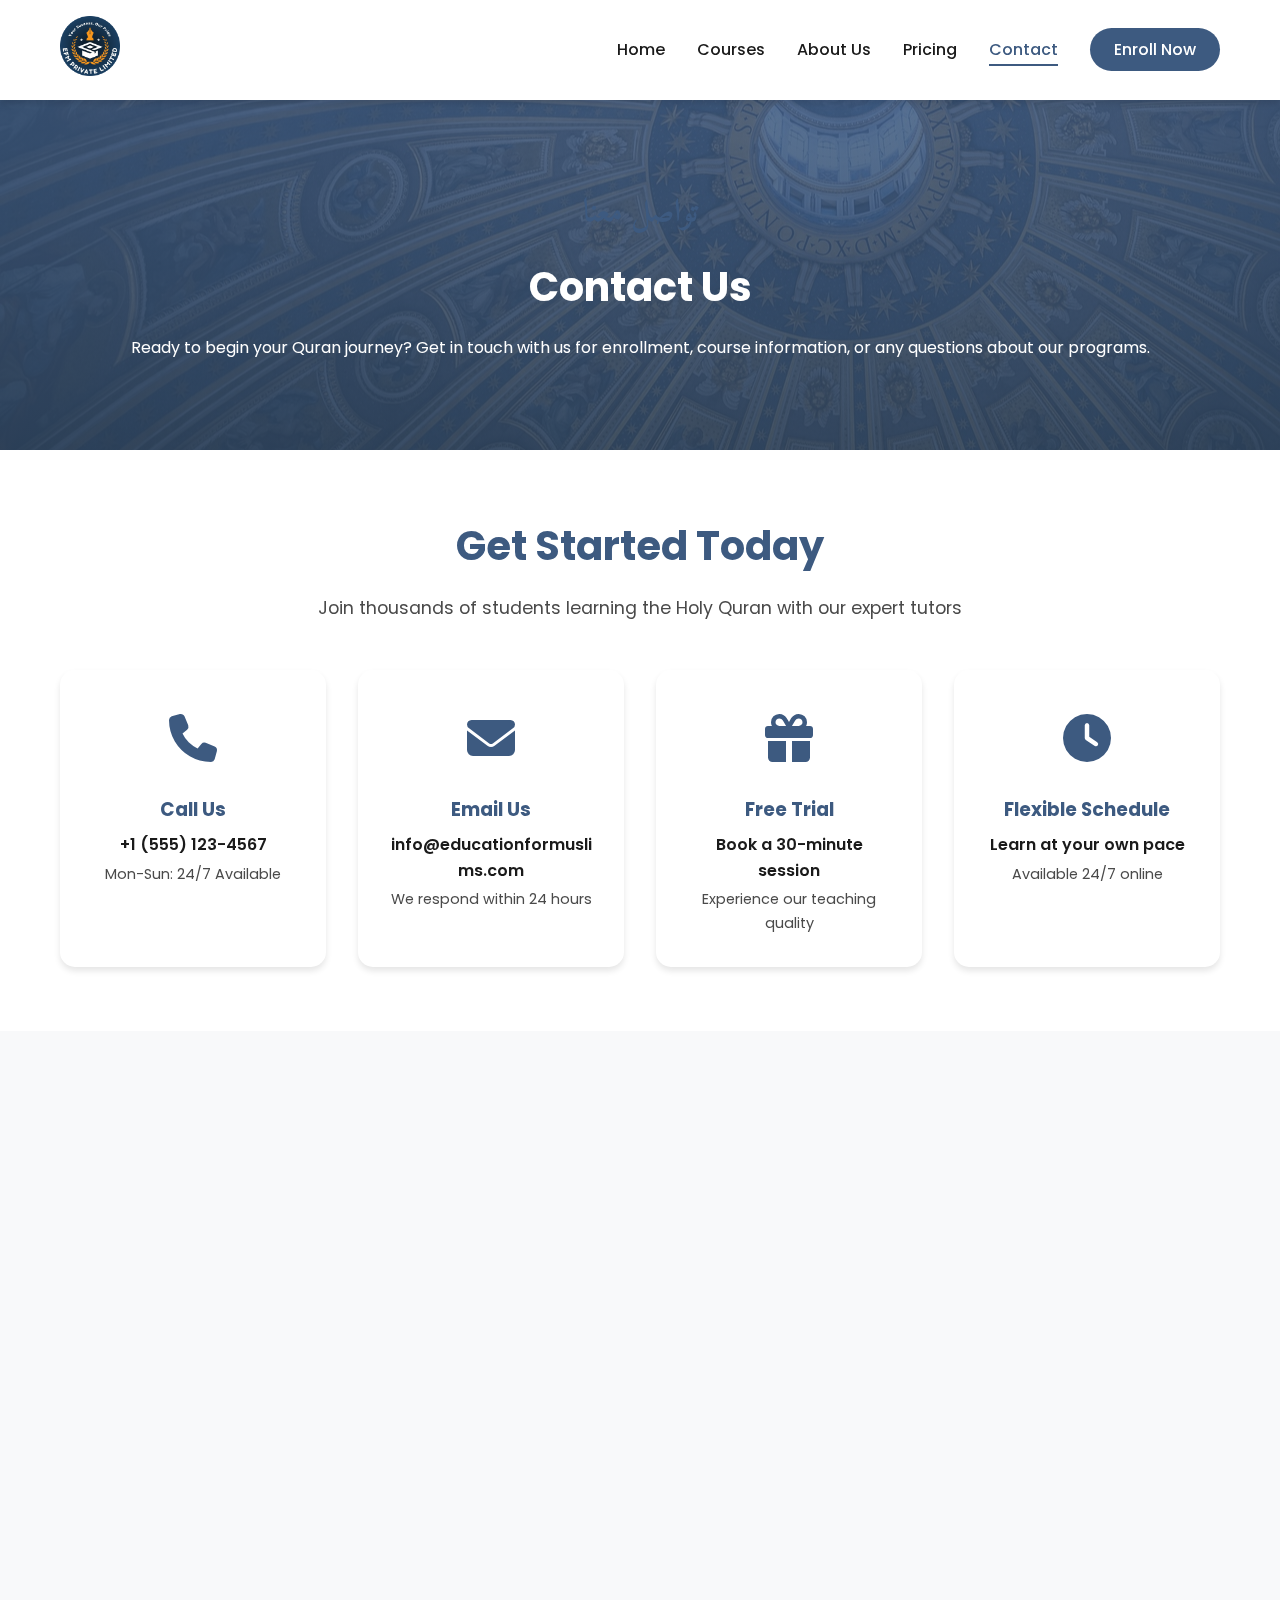
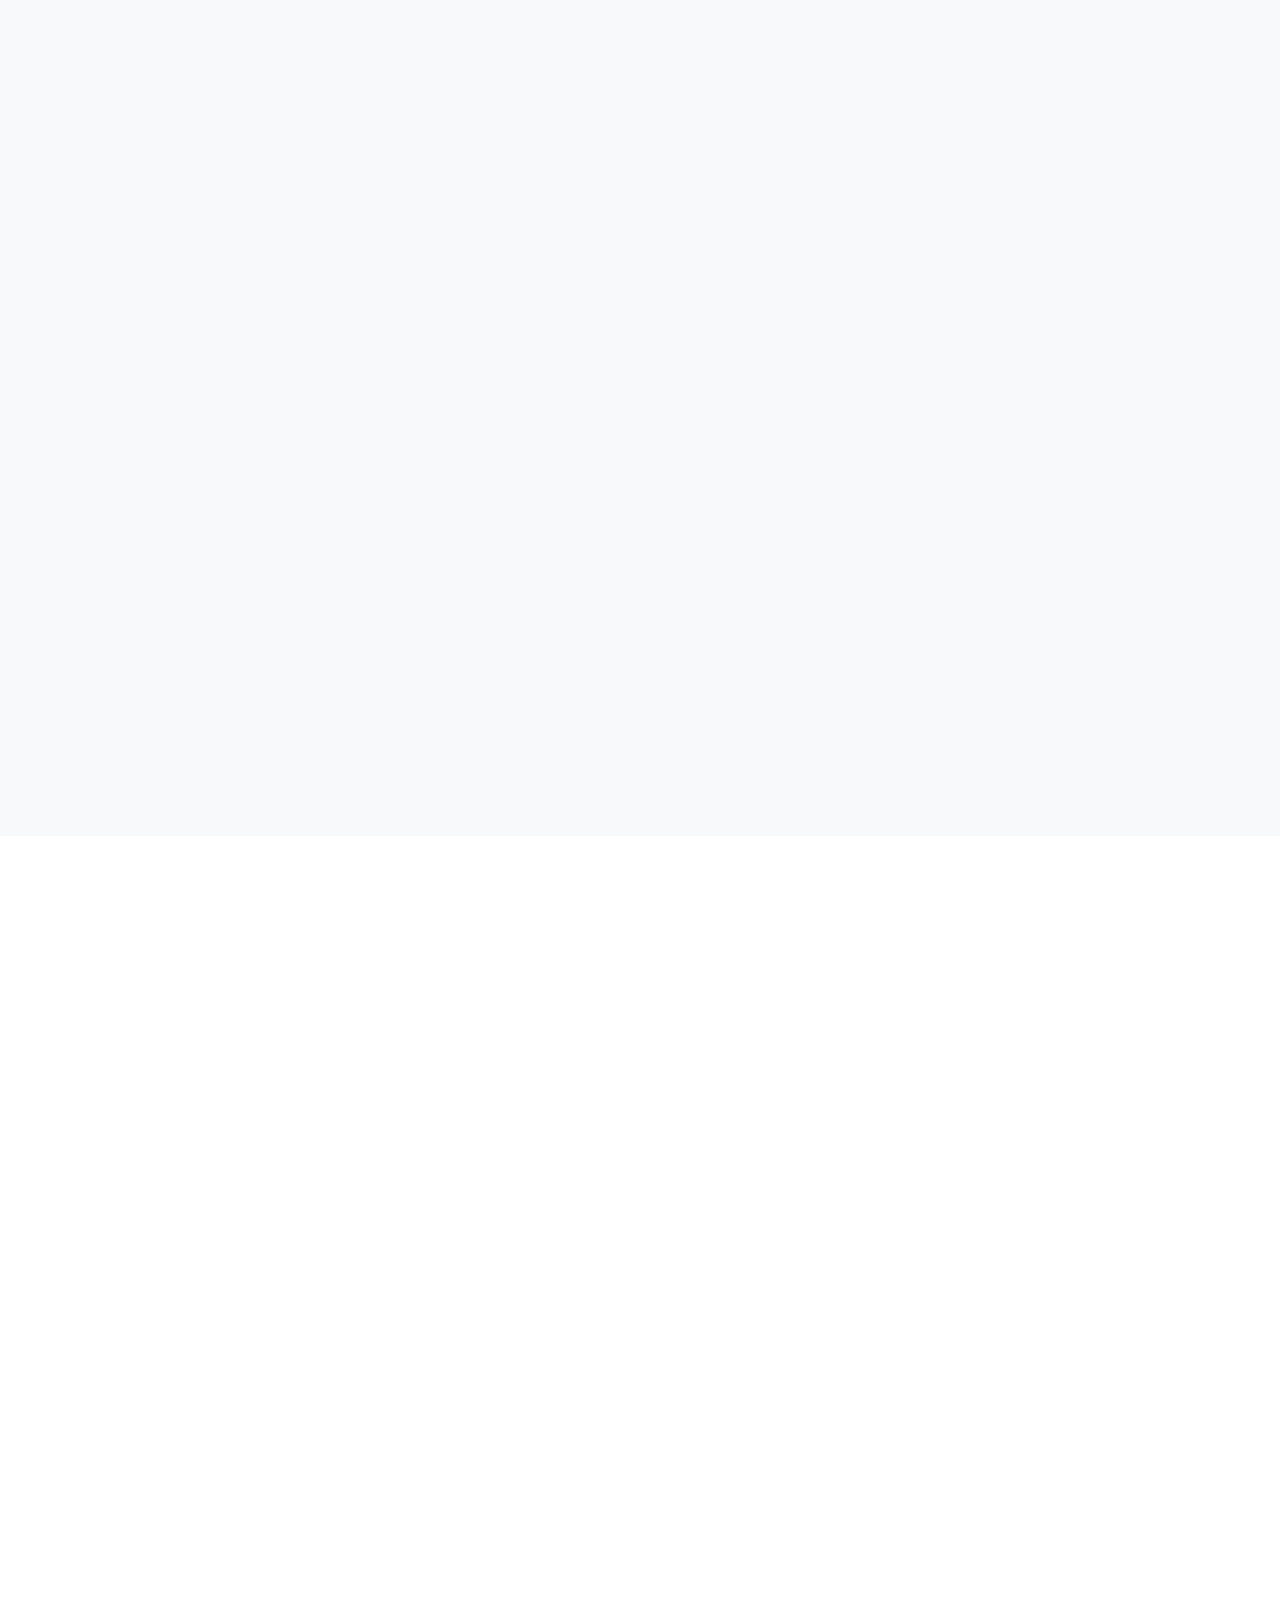
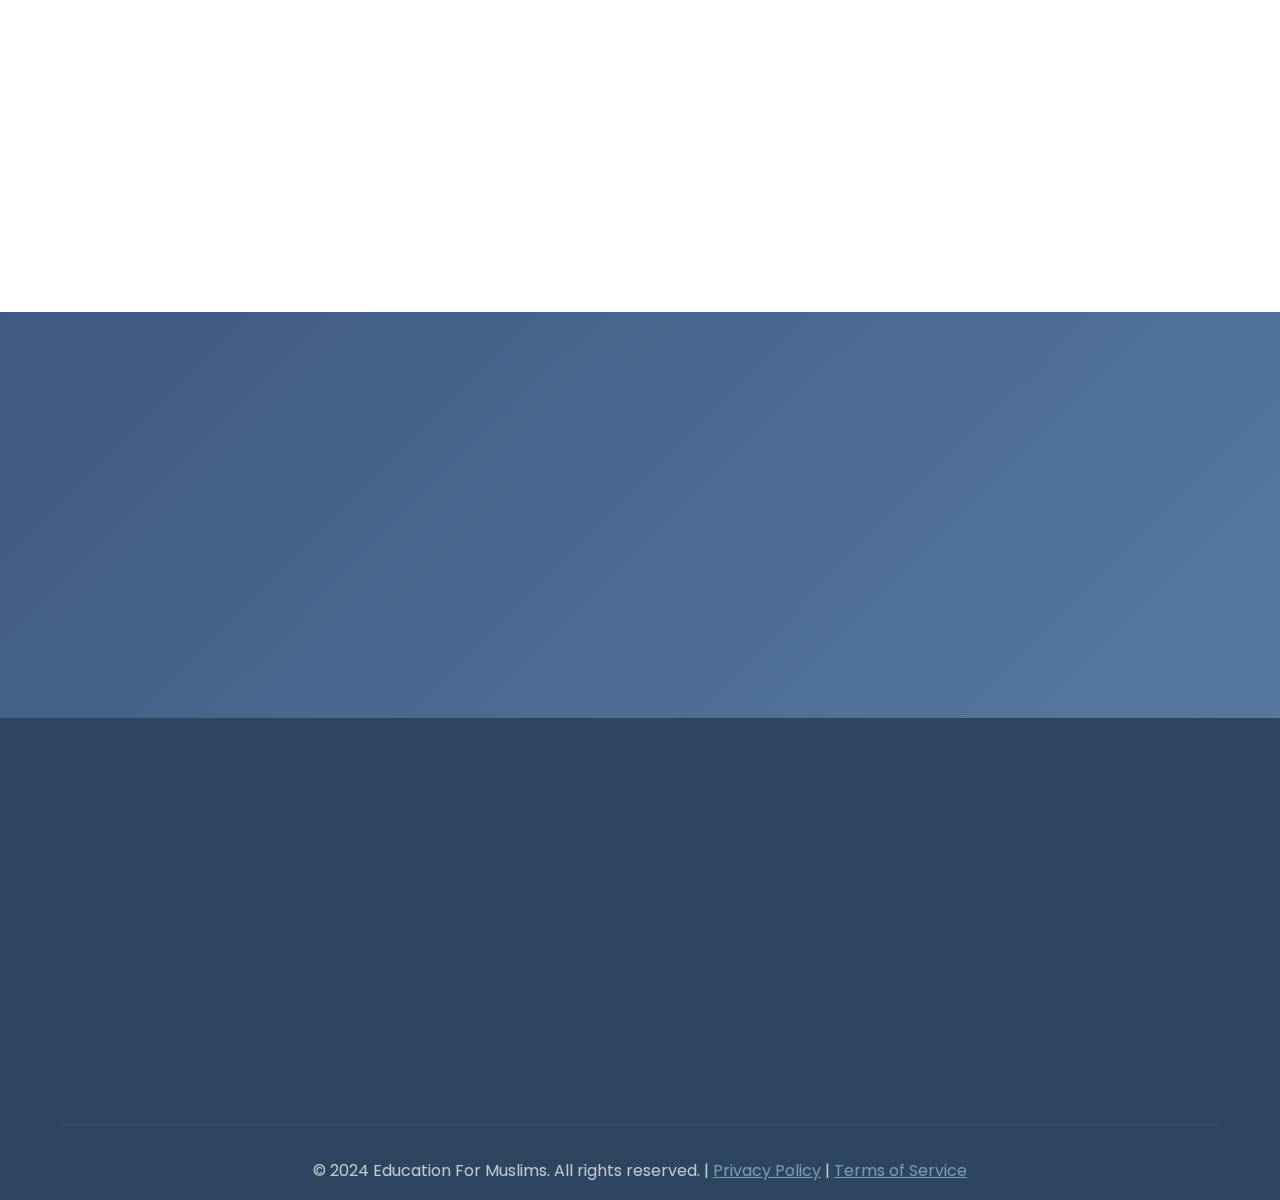
<file: contact.html>
<!DOCTYPE html>
<html lang="en">

<head>
    <meta charset="UTF-8">
    <meta name="viewport" content="width=device-width, initial-scale=1.0">
    <meta name="description"
        content="Contact Education For Muslims for Quran learning enrollment. Get in touch via phone, email, or our contact form. Free trial classes available. 24/7 support.">
    <meta name="keywords"
        content="contact us, quran academy contact, enroll now, free trial, quran learning inquiry, get in touch">
    <title>Contact Us | Education For Muslims</title>

    <link rel="preconnect" href="https://fonts.googleapis.com">
    <link rel="preconnect" href="https://fonts.gstatic.com" crossorigin>
    <link
        href="https://fonts.googleapis.com/css2?family=Amiri:wght@400;700&family=Poppins:wght@300;400;500;600;700&display=swap"
        rel="stylesheet">
    <link rel="stylesheet" href="https://cdnjs.cloudflare.com/ajax/libs/font-awesome/6.4.0/css/all.min.css">
    <link href="https://unpkg.com/aos@2.3.1/dist/aos.css" rel="stylesheet">
    <link rel="stylesheet" href="css/style.css">
    <link rel="icon" type="image/png" href="images/logo.png">
</head>

<body>
    <div id="registration-popup" class="popup-overlay">
        <div class="popup-content" data-aos="zoom-in">
            <button class="popup-close" onclick="closePopup()">&times;</button>
            <div class="popup-header">
                <img src="images/logo.png" alt="Education For Muslims" class="popup-logo">
                <h2>Start Your Quran Journey Today</h2>
                <p>Join thousands of students learning worldwide</p>
            </div>
            <form id="popup-form" class="popup-form">
                <div class="form-group">
                    <input type="text" id="popup-name" placeholder="Full Name *" required>
                    <i class="fas fa-user"></i>
                </div>
                <div class="form-group">
                    <input type="email" id="popup-email" placeholder="Email Address *" required>
                    <i class="fas fa-envelope"></i>
                </div>
                <div class="form-group">
                    <input type="tel" id="popup-phone" placeholder="Phone Number *" required>
                    <i class="fas fa-phone"></i>
                </div>
                <div class="form-group">
                    <select id="popup-course" required>
                        <option value="">Select Course *</option>
                        <option value="noorania">Basic Noorania Qaida</option>
                        <option value="reading">Quran Reading</option>
                        <option value="tajweed">Quran with Tajweed</option>
                        <option value="memorization">Quran Memorization (Hifz)</option>
                        <option value="tafseer">Quran Translation & Tafseer</option>
                        <option value="hadith">Hadith Studies</option>
                        <option value="arabic">Arabic Language</option>
                        <option value="islamic-studies">Islamic Studies</option>
                    </select>
                    <i class="fas fa-book-quran"></i>
                </div>
                <button type="submit" class="btn-primary">Get FREE Trial Class</button>
                <p class="popup-note">No credit card required. Start learning today!</p>
            </form>
        </div>
    </div>

    <nav class="navbar" id="navbar">
        <div class="container">
            <div class="nav-wrapper">
                <a href="index.html" class="logo">
                    <img src="images/logo.png" alt="Education For Muslims">
                </a>
                <ul class="nav-menu" id="nav-menu">
                    <li><a href="index.html">Home</a></li>
                    <li><a href="courses.html">Courses</a></li>
                    <li><a href="about.html">About Us</a></li>
                    <li><a href="pricing.html">Pricing</a></li>
                    <li><a href="contact.html" class="active">Contact</a></li>
                    <li><a href="#" class="btn-enroll" onclick="openPopup(); return false;">Enroll Now</a></li>
                </ul>
                <div class="hamburger" id="hamburger">
                    <span></span>
                    <span></span>
                    <span></span>
                </div>
            </div>
        </div>
    </nav>

    <section class="page-header">
        <div class="page-header-overlay"></div>
        <div class="container">
            <div class="page-header-content" data-aos="fade-up">
                <h1 class="arabic-accent">تواصل معنا</h1>
                <h2>Contact Us</h2>
                <p>Ready to begin your Quran journey? Get in touch with us for enrollment, course information, or any
                    questions about our programs.</p>
            </div>
        </div>
    </section>

    <section class="contact-info-section">
        <div class="container">
            <div class="section-header" data-aos="fade-up">
                <h2>Get Started Today</h2>
                <p>Join thousands of students learning the Holy Quran with our expert tutors</p>
            </div>
            <div class="contact-info-grid">
                <div class="info-card" data-aos="fade-up" data-aos-delay="100">
                    <div class="info-icon">
                        <i class="fas fa-phone"></i>
                    </div>
                    <h3>Call Us</h3>
                    <p class="info-detail">+1 (555) 123-4567</p>
                    <p class="info-time">Mon-Sun: 24/7 Available</p>
                </div>
                <div class="info-card" data-aos="fade-up" data-aos-delay="200">
                    <div class="info-icon">
                        <i class="fas fa-envelope"></i>
                    </div>
                    <h3>Email Us</h3>
                    <p class="info-detail">info@educationformuslims.com</p>
                    <p class="info-time">We respond within 24 hours</p>
                </div>
                <div class="info-card" data-aos="fade-up" data-aos-delay="300">
                    <div class="info-icon">
                        <i class="fas fa-gift"></i>
                    </div>
                    <h3>Free Trial</h3>
                    <p class="info-detail">Book a 30-minute session</p>
                    <p class="info-time">Experience our teaching quality</p>
                </div>
                <div class="info-card" data-aos="fade-up" data-aos-delay="400">
                    <div class="info-icon">
                        <i class="fas fa-clock"></i>
                    </div>
                    <h3>Flexible Schedule</h3>
                    <p class="info-detail">Learn at your own pace</p>
                    <p class="info-time">Available 24/7 online</p>
                </div>
            </div>
        </div>
    </section>

    <section class="contact-form-section">
        <div class="container">
            <div class="contact-grid">
                <div class="contact-content" data-aos="fade-right">
                    <h2>Enroll Now</h2>
                    <p class="lead">Fill out the form and we'll contact you within 24 hours to schedule your FREE trial
                        class</p>
                    <div class="why-choose-list">
                        <div class="why-item">
                            <i class="fas fa-certificate"></i>
                            <span>Certified Islamic scholars</span>
                        </div>
                        <div class="why-item">
                            <i class="fas fa-user"></i>
                            <span>One-on-one personalized learning</span>
                        </div>
                        <div class="why-item">
                            <i class="fas fa-calendar"></i>
                            <span>Flexible scheduling</span>
                        </div>
                        <div class="why-item">
                            <i class="fas fa-gift"></i>
                            <span>Free trial classes</span>
                        </div>
                        <div class="why-item">
                            <i class="fas fa-chart-line"></i>
                            <span>Progress tracking</span>
                        </div>
                        <div class="why-item">
                            <i class="fas fa-headset"></i>
                            <span>24/7 student support</span>
                        </div>
                    </div>
                </div>


                <div class="contact-form-wrapper" data-aos="fade-left">
<form id="contact-form" class="contact-form">
    <div class="form-row">
        <div class="form-group">
            <label for="firstName">First Name *</label>
            <input type="text" id="firstName" name="firstName" required>
        </div>
        <div class="form-group">
            <label for="lastName">Last Name *</label>
            <input type="text" id="lastName" name="lastName" required>
        </div>
    </div>
    <div class="form-group">
        <label for="email">Email Address *</label>
        <input type="email" id="email" name="email" required>
    </div>
    <div class="form-group">
        <label for="phone">Phone Number</label>
        <input type="tel" id="phone" name="phone">
    </div>
    <div class="form-row">
        <div class="form-group">
            <label for="country">Country *</label>
            <select id="country" name="country" required>
                <option value="">Select Country</option>
                <option value="USA">United States</option>
                <option value="UK">United Kingdom</option>
                <option value="Canada">Canada</option>
                <option value="Australia">Australia</option>
                <option value="Pakistan">Pakistan</option>
                <option value="India">India</option>
                <option value="UAE">UAE</option>
                <option value="Saudi Arabia">Saudi Arabia</option>
                <option value="Other">Other</option>
            </select>
        </div>
        <div class="form-group">
            <label for="age">Age Group</label>
            <select id="age" name="age">
                <option value="">Select Age Group</option>
                <option value="5-12">5-12 years</option>
                <option value="13-17">13-17 years</option>
                <option value="18-25">18-25 years</option>
                <option value="26-35">26-35 years</option>
                <option value="36-50">36-50 years</option>
                <option value="50+">50+ years</option>
            </select>
        </div>
    </div>
    <div class="form-group">
        <label for="course">Course Interest *</label>
        <select id="course" name="course" required>
            <option value="">Select Course</option>
            <option value="Quran Reading">Quran Reading</option>
            <option value="Tajweed">Tajweed</option>
            <option value="Hifz">Hifz Memorization</option>
            <option value="Arabic">Arabic Language</option>
            <option value="Islamic Studies">Islamic Studies</option>
            <option value="Not Sure">Not Sure</option>
        </select>
    </div>
    <div class="form-group">
        <label for="level">Current Level</label>
        <select id="level" name="level">
            <option value="">Select Your Level</option>
            <option value="Beginner">Beginner (No prior knowledge)</option>
            <option value="Basic">Basic (Know Arabic alphabet)</option>
            <option value="Intermediate">Intermediate (Can read Quran)</option>
            <option value="Advanced">Advanced (Know Tajweed)</option>
        </select>
    </div>
    <div class="form-group">
        <label for="schedule">Preferred Schedule</label>
        <select id="schedule" name="schedule">
            <option value="">Select Schedule</option>
            <option value="Morning">Morning (6AM-12PM)</option>
            <option value="Afternoon">Afternoon (12PM-6PM)</option>
            <option value="Evening">Evening (6PM-12AM)</option>
            <option value="Flexible">Flexible</option>
        </select>
    </div>
    <div class="form-group">
        <label for="message">Additional Information</label>
        <textarea id="message" name="message" rows="4"></textarea>
    </div>
    <div class="form-group checkbox-group">
        <input type="checkbox" id="newsletter" name="newsletter">
        <label for="newsletter">Subscribe to our newsletter for Islamic education updates</label>
    </div>
    <div class="form-group checkbox-group">
        <input type="checkbox" id="terms" name="terms" required>
        <label for="terms">I agree to the <a href="#">Terms and Conditions</a> *</label>
    </div>
    <button type="submit" class="btn-primary btn-large">Send Message</button>
</form>



                </div>
            </div>
        </div>
    </section>

    <section class="faq-section">
        <div class="container">
            <div class="section-header" data-aos="fade-up">
                <h2>Frequently Asked Questions</h2>
                <p>Common questions about our Quran learning programs</p>
            </div>
            <div class="faq-grid">
                <div class="faq-item" data-aos="fade-up" data-aos-delay="100">
                    <div class="faq-question">
                        <i class="fas fa-question-circle"></i>
                        <h3>How do online Quran classes work?</h3>
                    </div>
                    <p class="faq-answer">Our online classes are conducted via video calls with certified tutors using
                        platforms like Zoom, Google Meet, or Microsoft Teams. You'll receive one-on-one instruction,
                        just like in-person classes, with the convenience of learning from home. All you need is a
                        device with internet connection, camera, and microphone.</p>
                </div>
                <div class="faq-item" data-aos="fade-up" data-aos-delay="150">
                    <div class="faq-question">
                        <i class="fas fa-question-circle"></i>
                        <h3>Do I need any prior knowledge to start?</h3>
                    </div>
                    <p class="faq-answer">No prior knowledge is required! We have courses for complete beginners,
                        starting with the Arabic alphabet and basic pronunciation. Our tutors will assess your current
                        level and create a personalized learning plan tailored to your needs.</p>
                </div>
                <div class="faq-item" data-aos="fade-up" data-aos-delay="200">
                    <div class="faq-question">
                        <i class="fas fa-question-circle"></i>
                        <h3>What equipment do I need for online classes?</h3>
                    </div>
                    <p class="faq-answer">You only need a computer, tablet, or smartphone with internet connection, a
                        camera, and microphone. We'll guide you through the setup process during your trial class to
                        ensure everything works smoothly.</p>
                </div>
                <div class="faq-item" data-aos="fade-up" data-aos-delay="250">
                    <div class="faq-question">
                        <i class="fas fa-question-circle"></i>
                        <h3>Can I choose my own schedule?</h3>
                    </div>
                    <p class="faq-answer">Yes! We offer flexible scheduling to accommodate your availability. You can
                        choose your preferred days and times for classes. Our tutors are available 24/7 to match
                        students from different time zones around the world.</p>
                </div>
                <div class="faq-item" data-aos="fade-up" data-aos-delay="300">
                    <div class="faq-question">
                        <i class="fas fa-question-circle"></i>
                        <h3>Is there a free trial available?</h3>
                    </div>
                    <p class="faq-answer">Yes, we offer a FREE 30-minute trial session so you can experience our
                        teaching quality before committing to a course. No credit card required! Simply fill out the
                        enrollment form and we'll schedule your trial class.</p>
                </div>
                <div class="faq-item" data-aos="fade-up" data-aos-delay="350">
                    <div class="faq-question">
                        <i class="fas fa-question-circle"></i>
                        <h3>What if I miss a class?</h3>
                    </div>
                    <p class="faq-answer">We understand that life happens. You can reschedule missed classes with
                        advance notice, and we'll work with you to find alternative times. Our flexible rescheduling
                        policy ensures you never lose your paid lessons.</p>
                </div>
            </div>
        </div>
    </section>

    <section class="cta-section">
        <div class="container">
            <div class="cta-content" data-aos="zoom-in">
                <h2>Ready to Start Your Quran Journey?</h2>
                <p>Join our community of learners and begin your spiritual education today with a FREE trial class!</p>
                <div class="cta-buttons">
                    <a href="#contact-form" class="btn-primary btn-large">Enroll Now</a>
                    <a href="courses.html" class="btn-secondary btn-large">View Courses</a>
                </div>
            </div>
        </div>
    </section>

    <footer class="footer">
        <div class="container">
            <div class="footer-content">
                <div class="footer-col" data-aos="fade-up" data-aos-delay="100">
                    <img src="images/logo.png" alt="Education For Muslims" class="footer-logo">
                    <p>Dedicated to providing quality Islamic education through modern technology, connecting students
                        with expert tutors worldwide.</p>
                    <div class="social-links">
                        <a href="#"><i class="fab fa-facebook-f"></i></a>
                        <a href="#"><i class="fab fa-twitter"></i></a>
                        <a href="#"><i class="fab fa-instagram"></i></a>
                        <a href="#"><i class="fab fa-youtube"></i></a>
                        <a href="#"><i class="fab fa-whatsapp"></i></a>
                    </div>
                </div>
                <div class="footer-col" data-aos="fade-up" data-aos-delay="200">
                    <h3>Quick Links</h3>
                    <ul>
                        <li><a href="index.html">Home</a></li>
                        <li><a href="courses.html">Our Courses</a></li>
                        <li><a href="about.html">About Us</a></li>
                        <li><a href="pricing.html">Pricing</a></li>
                        <li><a href="contact.html">Contact</a></li>
                    </ul>
                </div>
                <div class="footer-col" data-aos="fade-up" data-aos-delay="300">
                    <h3>Our Courses</h3>
                    <ul>
                        <li><a href="courses.html">Noorania Qaida</a></li>
                        <li><a href="courses.html">Quran Reading</a></li>
                        <li><a href="courses.html">Tajweed</a></li>
                        <li><a href="courses.html">Quran Memorization</a></li>
                        <li><a href="courses.html">Arabic Language</a></li>
                    </ul>
                </div>
                <div class="footer-col" data-aos="fade-up" data-aos-delay="400">
                    <h3>Contact Info</h3>
                    <ul class="contact-info">
                        <li><i class="fas fa-phone"></i> +1 (555) 123-4567</li>
                        <li><i class="fas fa-envelope"></i> info@educationformuslims.com</li>
                        <li><i class="fas fa-clock"></i> Mon-Sun: 24/7 Available</li>
                        <li><i class="fas fa-map-marker-alt"></i> Online Worldwide</li>
                    </ul>
                </div>
            </div>
            <div class="footer-bottom">
                <p>&copy; 2024 Education For Muslims. All rights reserved. | <a href="#">Privacy Policy</a> | <a
                        href="#">Terms of Service</a></p>
            </div>
        </div>
    </footer>

    <script src="https://unpkg.com/aos@2.3.1/dist/aos.js"></script>
    <script src="js/script.js"></script>
</body>

</html>
</file>
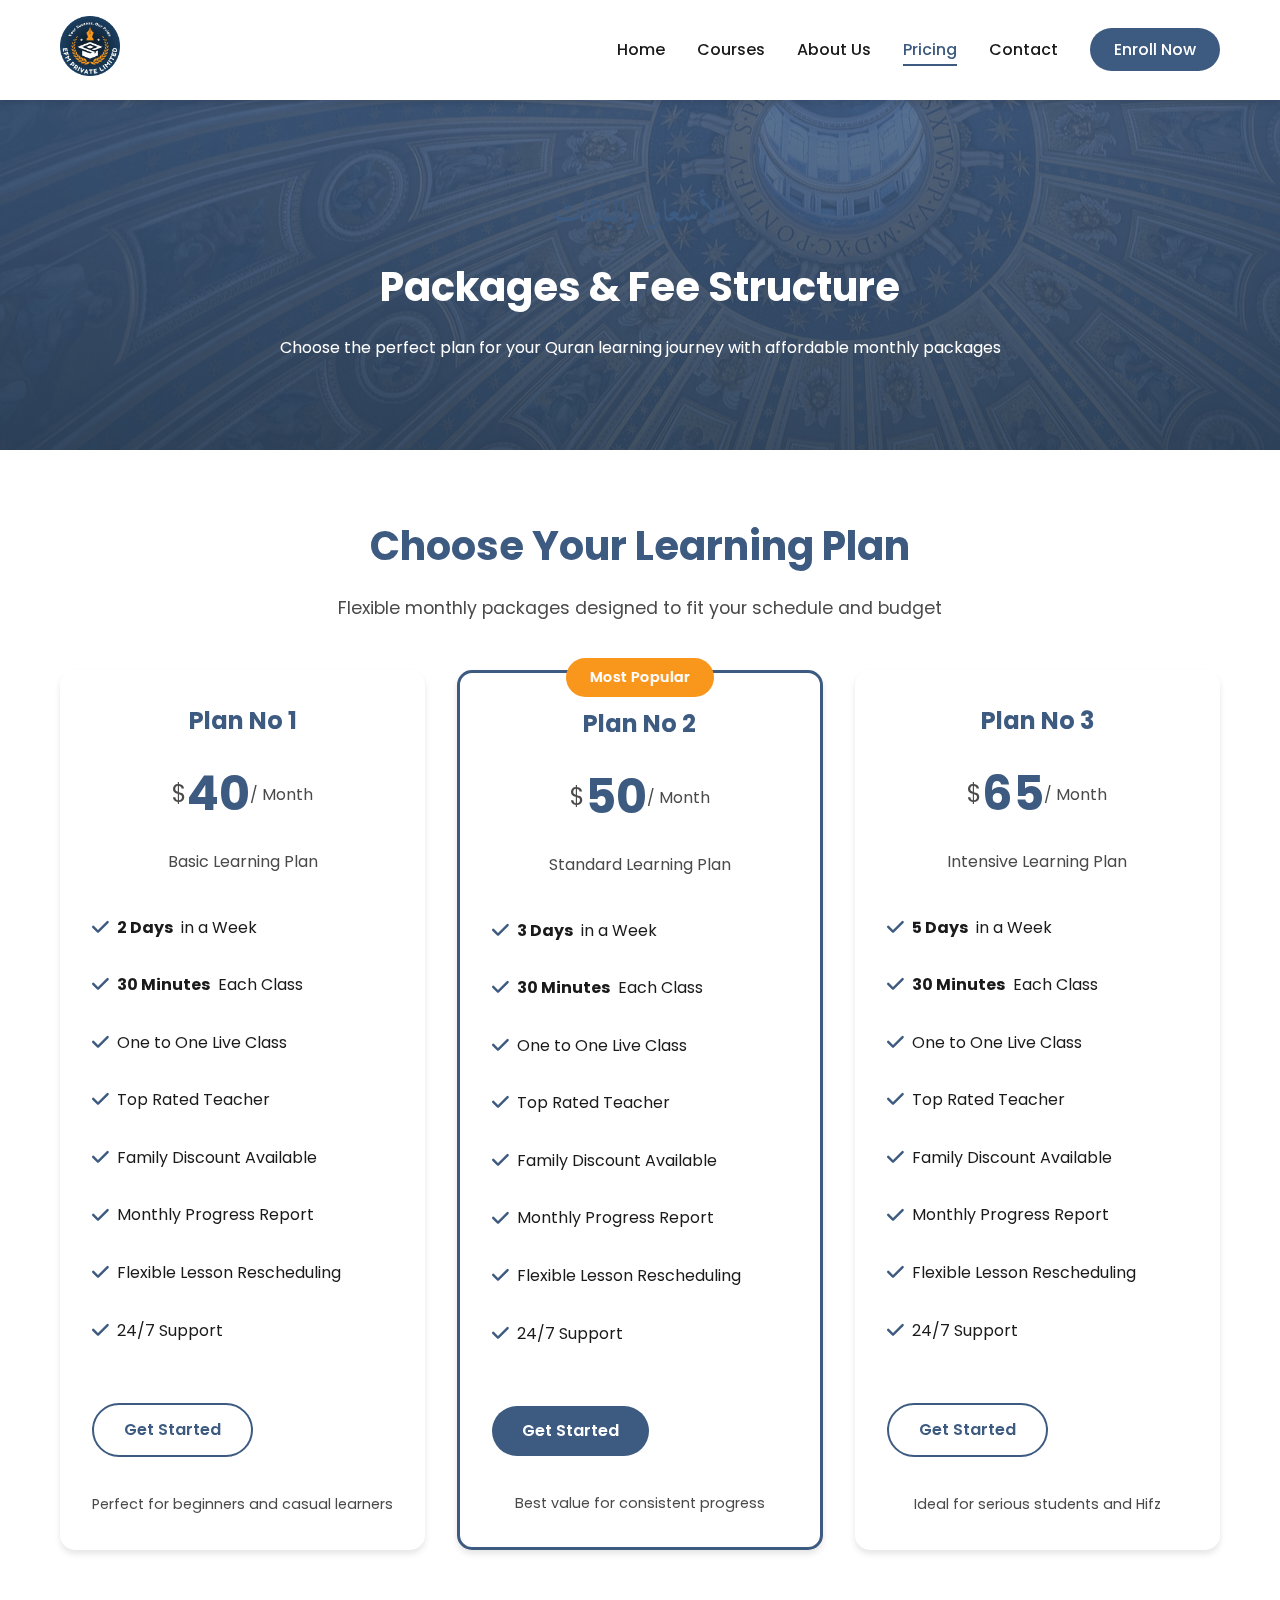
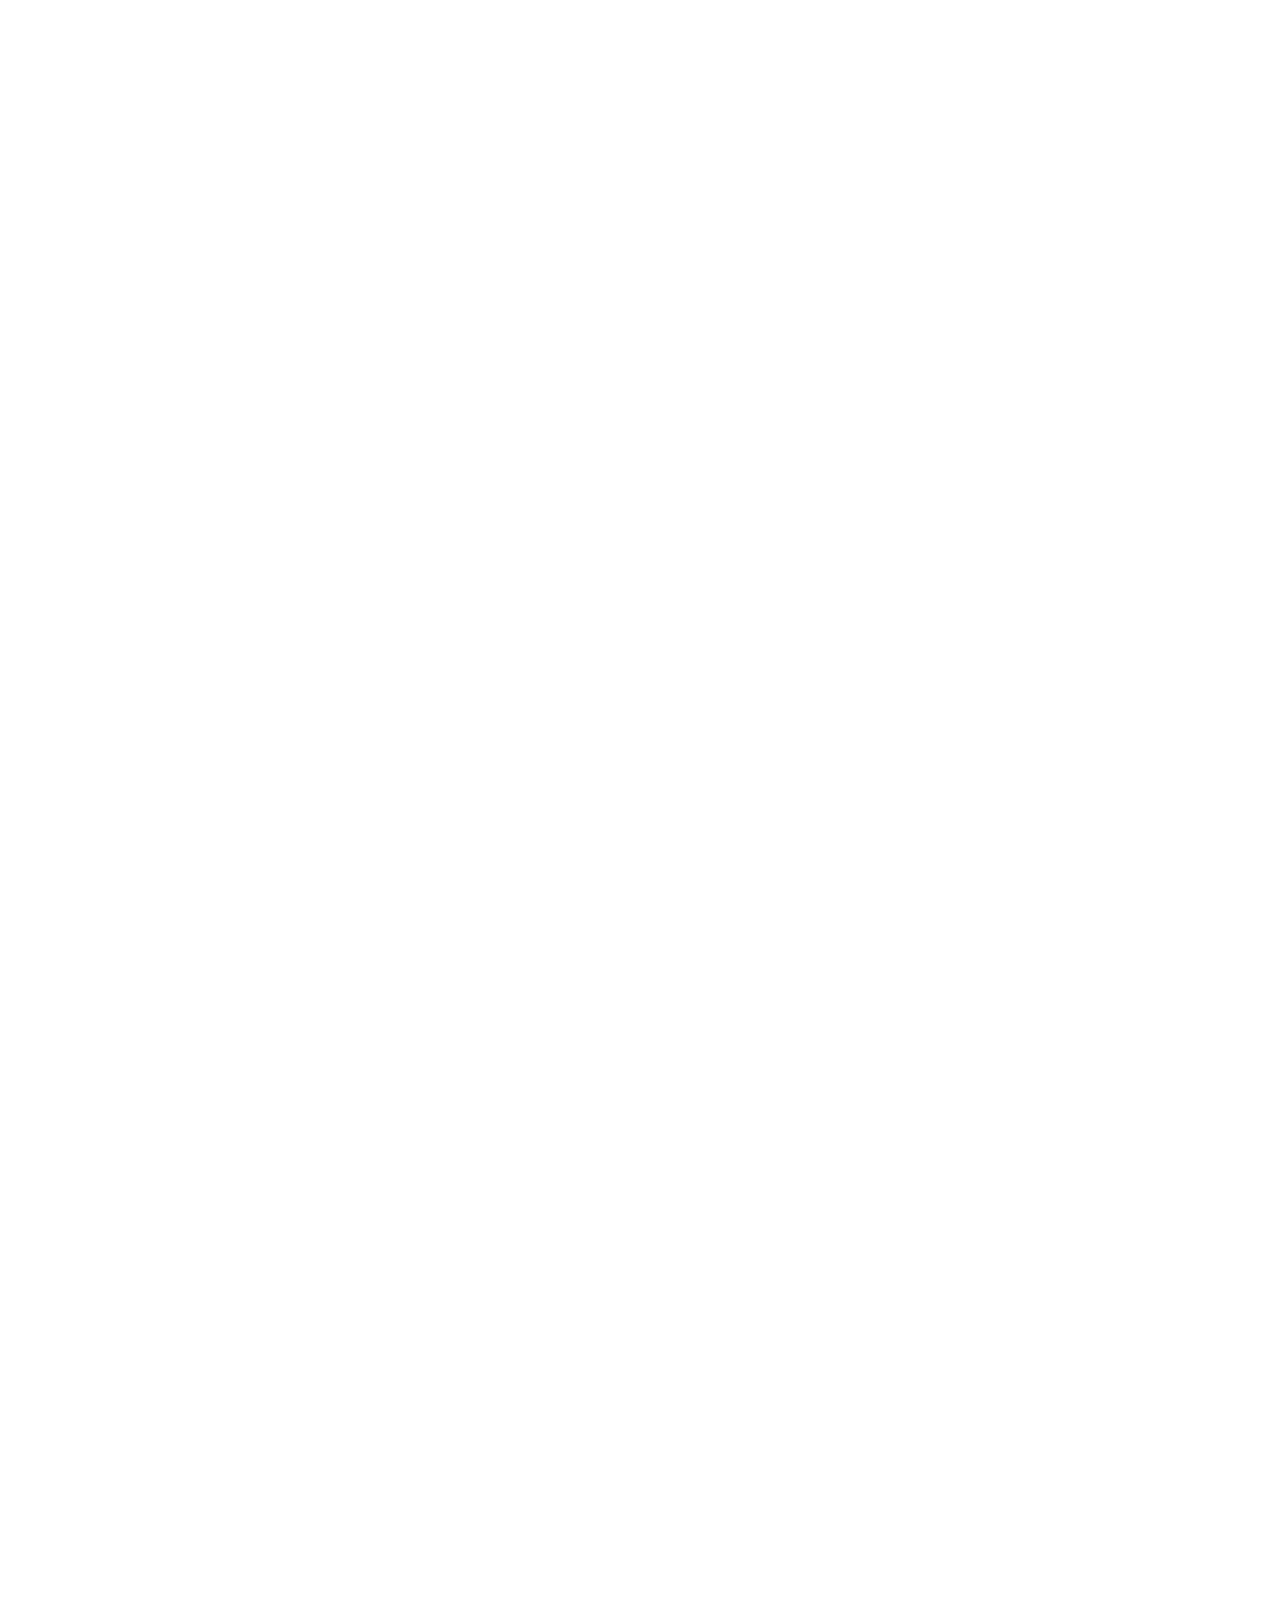
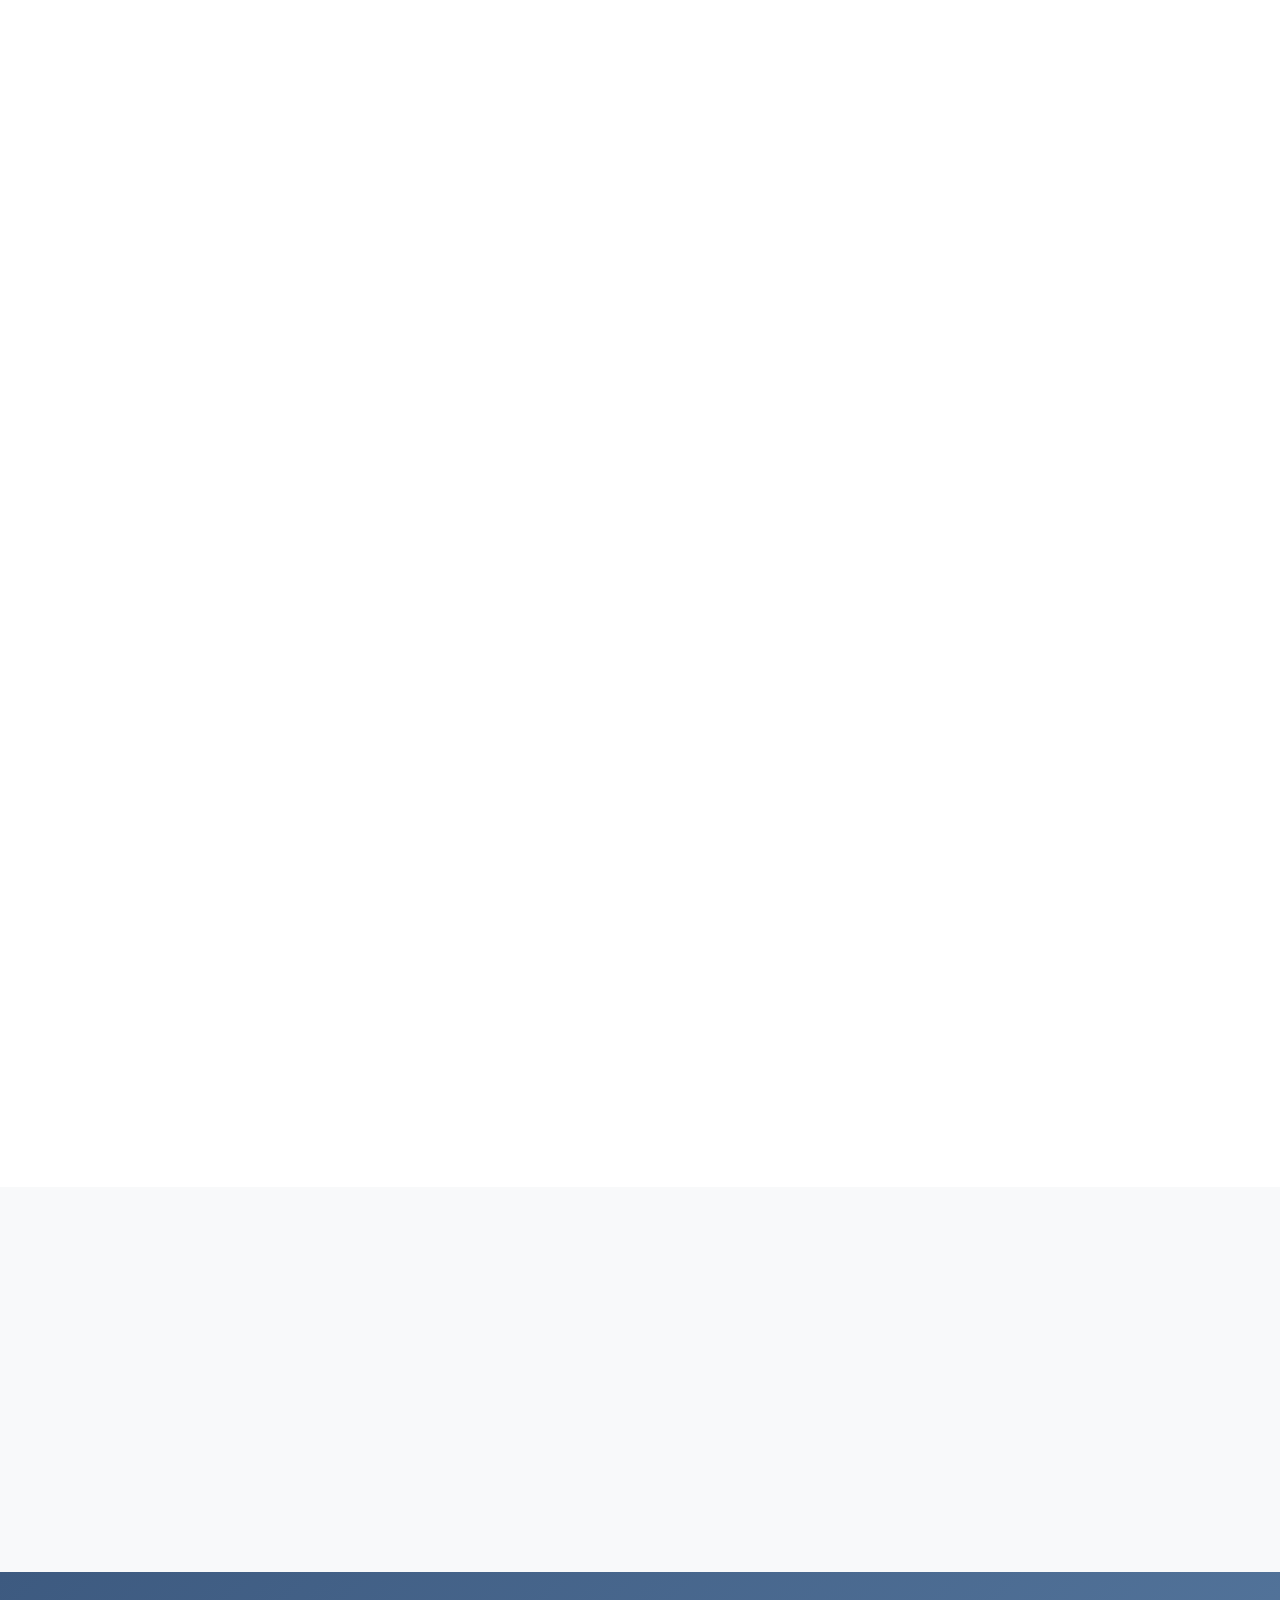
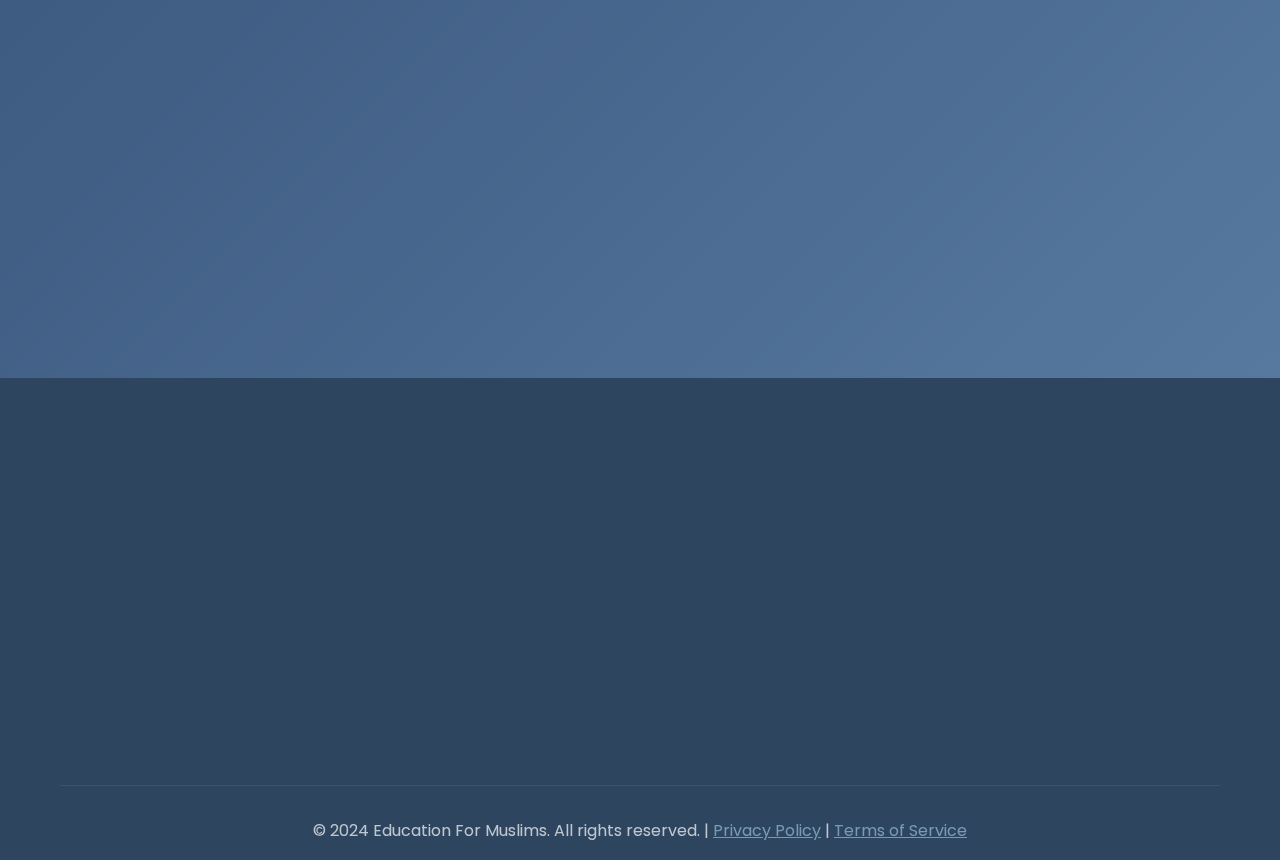
<file: pricing.html>
<!DOCTYPE html>
<html lang="en">
<head>
    <meta charset="UTF-8">
    <meta name="viewport" content="width=device-width, initial-scale=1.0">
    <meta name="description" content="Affordable Quran learning packages starting at $40/month. Choose from Basic, Standard, or Intensive plans. One-on-one classes, flexible scheduling, family discounts available.">
    <meta name="keywords" content="quran classes pricing, online quran fees, affordable islamic education, quran academy packages, monthly plans">
    <title>Pricing & Packages | Education For Muslims</title>
    
    <link rel="preconnect" href="https://fonts.googleapis.com">
    <link rel="preconnect" href="https://fonts.gstatic.com" crossorigin>
    <link href="https://fonts.googleapis.com/css2?family=Amiri:wght@400;700&family=Poppins:wght@300;400;500;600;700&display=swap" rel="stylesheet">
    <link rel="stylesheet" href="https://cdnjs.cloudflare.com/ajax/libs/font-awesome/6.4.0/css/all.min.css">
    <link href="https://unpkg.com/aos@2.3.1/dist/aos.css" rel="stylesheet">
    <link rel="stylesheet" href="css/style.css">
    <link rel="icon" type="image/png" href="images/logo.png">
</head>
<body>
    <div id="registration-popup" class="popup-overlay">
        <div class="popup-content" data-aos="zoom-in">
            <button class="popup-close" onclick="closePopup()">&times;</button>
            <div class="popup-header">
                <img src="images/logo.png" alt="Education For Muslims" class="popup-logo">
                <h2>Start Your Quran Journey Today</h2>
                <p>Join thousands of students learning worldwide</p>
            </div>
            <form id="popup-form" class="popup-form">
                <div class="form-group">
                    <input type="text" id="popup-name" placeholder="Full Name *" required>
                    <i class="fas fa-user"></i>
                </div>
                <div class="form-group">
                    <input type="email" id="popup-email" placeholder="Email Address *" required>
                    <i class="fas fa-envelope"></i>
                </div>
                <div class="form-group">
                    <input type="tel" id="popup-phone" placeholder="Phone Number *" required>
                    <i class="fas fa-phone"></i>
                </div>
                <div class="form-group">
                    <select id="popup-course" required>
                        <option value="">Select Course *</option>
                        <option value="noorania">Basic Noorania Qaida</option>
                        <option value="reading">Quran Reading</option>
                        <option value="tajweed">Quran with Tajweed</option>
                        <option value="memorization">Quran Memorization (Hifz)</option>
                        <option value="tafseer">Quran Translation & Tafseer</option>
                        <option value="hadith">Hadith Studies</option>
                        <option value="arabic">Arabic Language</option>
                        <option value="islamic-studies">Islamic Studies</option>
                    </select>
                    <i class="fas fa-book-quran"></i>
                </div>
                <button type="submit" class="btn-primary">Get FREE Trial Class</button>
                <p class="popup-note">No credit card required. Start learning today!</p>
            </form>
        </div>
    </div>

    <nav class="navbar" id="navbar">
        <div class="container">
            <div class="nav-wrapper">
                <a href="index.html" class="logo">
                    <img src="images/logo.png" alt="Education For Muslims">
                </a>
                <ul class="nav-menu" id="nav-menu">
                    <li><a href="index.html">Home</a></li>
                    <li><a href="courses.html">Courses</a></li>
                    <li><a href="about.html">About Us</a></li>
                    <li><a href="pricing.html" class="active">Pricing</a></li>
                    <li><a href="contact.html">Contact</a></li>
                    <li><a href="#" class="btn-enroll" onclick="openPopup(); return false;">Enroll Now</a></li>
                </ul>
                <div class="hamburger" id="hamburger">
                    <span></span>
                    <span></span>
                    <span></span>
                </div>
            </div>
        </div>
    </nav>

    <section class="page-header">
        <div class="page-header-overlay"></div>
        <div class="container">
            <div class="page-header-content" data-aos="fade-up">
                <h1 class="arabic-accent">الأسعار والباقات</h1>
                <h2>Packages & Fee Structure</h2>
                <p>Choose the perfect plan for your Quran learning journey with affordable monthly packages</p>
            </div>
        </div>
    </section>

    <section class="pricing-section">
        <div class="container">
            <div class="section-header" data-aos="fade-up">
                <h2>Choose Your Learning Plan</h2>
                <p>Flexible monthly packages designed to fit your schedule and budget</p>
            </div>
            
            <div class="pricing-grid">
                <div class="pricing-card" data-aos="fade-up" data-aos-delay="100">
                    <div class="pricing-header">
                        <h3>Plan No 1</h3>
                        <div class="price">
                            <span class="currency">$</span>
                            <span class="amount">40</span>
                            <span class="period">/ Month</span>
                        </div>
                        <p class="plan-subtitle">Basic Learning Plan</p>
                    </div>
                    <ul class="pricing-features">
                        <li><i class="fas fa-check"></i> <strong>2 Days</strong> in a Week</li>
                        <li><i class="fas fa-check"></i> <strong>30 Minutes</strong> Each Class</li>
                        <li><i class="fas fa-check"></i> One to One Live Class</li>
                        <li><i class="fas fa-check"></i> Top Rated Teacher</li>
                        <li><i class="fas fa-check"></i> Family Discount Available</li>
                        <li><i class="fas fa-check"></i> Monthly Progress Report</li>
                        <li><i class="fas fa-check"></i> Flexible Lesson Rescheduling</li>
                        <li><i class="fas fa-check"></i> 24/7 Support</li>
                    </ul>
                    <a href="#" class="btn-secondary" onclick="openPopup(); return false;">Get Started</a>
                    <p class="plan-note">Perfect for beginners and casual learners</p>
                </div>

                <div class="pricing-card featured" data-aos="fade-up" data-aos-delay="200">
                    <div class="featured-badge">Most Popular</div>
                    <div class="pricing-header">
                        <h3>Plan No 2</h3>
                        <div class="price">
                            <span class="currency">$</span>
                            <span class="amount">50</span>
                            <span class="period">/ Month</span>
                        </div>
                        <p class="plan-subtitle">Standard Learning Plan</p>
                    </div>
                    <ul class="pricing-features">
                        <li><i class="fas fa-check"></i> <strong>3 Days</strong> in a Week</li>
                        <li><i class="fas fa-check"></i> <strong>30 Minutes</strong> Each Class</li>
                        <li><i class="fas fa-check"></i> One to One Live Class</li>
                        <li><i class="fas fa-check"></i> Top Rated Teacher</li>
                        <li><i class="fas fa-check"></i> Family Discount Available</li>
                        <li><i class="fas fa-check"></i> Monthly Progress Report</li>
                        <li><i class="fas fa-check"></i> Flexible Lesson Rescheduling</li>
                        <li><i class="fas fa-check"></i> 24/7 Support</li>
                    </ul>
                    <a href="#" class="btn-primary" onclick="openPopup(); return false;">Get Started</a>
                    <p class="plan-note">Best value for consistent progress</p>
                </div>

                <div class="pricing-card" data-aos="fade-up" data-aos-delay="300">
                    <div class="pricing-header">
                        <h3>Plan No 3</h3>
                        <div class="price">
                            <span class="currency">$</span>
                            <span class="amount">65</span>
                            <span class="period">/ Month</span>
                        </div>
                        <p class="plan-subtitle">Intensive Learning Plan</p>
                    </div>
                    <ul class="pricing-features">
                        <li><i class="fas fa-check"></i> <strong>5 Days</strong> in a Week</li>
                        <li><i class="fas fa-check"></i> <strong>30 Minutes</strong> Each Class</li>
                        <li><i class="fas fa-check"></i> One to One Live Class</li>
                        <li><i class="fas fa-check"></i> Top Rated Teacher</li>
                        <li><i class="fas fa-check"></i> Family Discount Available</li>
                        <li><i class="fas fa-check"></i> Monthly Progress Report</li>
                        <li><i class="fas fa-check"></i> Flexible Lesson Rescheduling</li>
                        <li><i class="fas fa-check"></i> 24/7 Support</li>
                    </ul>
                    <a href="#" class="btn-secondary" onclick="openPopup(); return false;">Get Started</a>
                    <p class="plan-note">Ideal for serious students and Hifz</p>
                </div>
            </div>

            <div class="pricing-note" data-aos="fade-up" data-aos-delay="400">
                <i class="fas fa-info-circle"></i>
                <p>All plans include a <strong>FREE trial class</strong> to experience our teaching quality. No credit card required!</p>
            </div>
        </div>
    </section>

    <section class="features-comparison">
        <div class="container">
            <div class="section-header" data-aos="fade-up">
                <h2>Plan Comparison</h2>
                <p>Compare features across all our learning plans</p>
            </div>
            <div class="comparison-table-wrapper" data-aos="fade-up">
                <table class="comparison-table">
                    <thead>
                        <tr>
                            <th>Features</th>
                            <th>Plan No 1<br><span class="price-small">$40/mo</span></th>
                            <th>Plan No 2<br><span class="price-small">$50/mo</span></th>
                            <th>Plan No 3<br><span class="price-small">$65/mo</span></th>
                        </tr>
                    </thead>
                    <tbody>
                        <tr>
                            <td>Classes per Week</td>
                            <td>2 Days</td>
                            <td>3 Days</td>
                            <td>5 Days</td>
                        </tr>
                        <tr>
                            <td>Class Duration</td>
                            <td>30 Minutes</td>
                            <td>30 Minutes</td>
                            <td>30 Minutes</td>
                        </tr>
                        <tr>
                            <td>One-on-One Live Classes</td>
                            <td><i class="fas fa-check text-success"></i></td>
                            <td><i class="fas fa-check text-success"></i></td>
                            <td><i class="fas fa-check text-success"></i></td>
                        </tr>
                        <tr>
                            <td>Certified Tutors</td>
                            <td><i class="fas fa-check text-success"></i></td>
                            <td><i class="fas fa-check text-success"></i></td>
                            <td><i class="fas fa-check text-success"></i></td>
                        </tr>
                        <tr>
                            <td>Monthly Progress Report</td>
                            <td><i class="fas fa-check text-success"></i></td>
                            <td><i class="fas fa-check text-success"></i></td>
                            <td><i class="fas fa-check text-success"></i></td>
                        </tr>
                        <tr>
                            <td>Lesson Rescheduling</td>
                            <td><i class="fas fa-check text-success"></i></td>
                            <td><i class="fas fa-check text-success"></i></td>
                            <td><i class="fas fa-check text-success"></i></td>
                        </tr>
                        <tr>
                            <td>Family Discount</td>
                            <td><i class="fas fa-check text-success"></i></td>
                            <td><i class="fas fa-check text-success"></i></td>
                            <td><i class="fas fa-check text-success"></i></td>
                        </tr>
                        <tr>
                            <td>24/7 Support</td>
                            <td><i class="fas fa-check text-success"></i></td>
                            <td><i class="fas fa-check text-success"></i></td>
                            <td><i class="fas fa-check text-success"></i></td>
                        </tr>
                        <tr>
                            <td>Free Trial Class</td>
                            <td><i class="fas fa-check text-success"></i></td>
                            <td><i class="fas fa-check text-success"></i></td>
                            <td><i class="fas fa-check text-success"></i></td>
                        </tr>
                        <tr>
                            <td>Best For</td>
                            <td>Beginners</td>
                            <td>Regular Students</td>
                            <td>Serious Learners</td>
                        </tr>
                    </tbody>
                </table>
            </div>
        </div>
    </section>

    <section class="discounts-section">
        <div class="container">
            <div class="section-header" data-aos="fade-up">
                <h2>Special Discounts & Offers</h2>
                <p>Save more on your Quran learning journey</p>
            </div>
            <div class="discounts-grid">
                <div class="discount-card" data-aos="fade-up" data-aos-delay="100">
                    <div class="discount-icon">
                        <i class="fas fa-users"></i>
                    </div>
                    <h3>Family Discount</h3>
                    <p class="discount-percent">15% OFF</p>
                    <p>Enroll 2 or more family members and get 15% discount on total fees. Learn together and grow spiritually as a family.</p>
                </div>
                <div class="discount-card" data-aos="fade-up" data-aos-delay="200">
                    <div class="discount-icon">
                        <i class="fas fa-gift"></i>
                    </div>
                    <h3>Referral Bonus</h3>
                    <p class="discount-percent">$10 Credit</p>
                    <p>Refer a friend and both of you receive $10 credit towards your next month's tuition. Share the gift of knowledge!</p>
                </div>
                <div class="discount-card" data-aos="fade-up" data-aos-delay="300">
                    <div class="discount-icon">
                        <i class="fas fa-calendar-check"></i>
                    </div>
                    <h3>Annual Payment</h3>
                    <p class="discount-percent">10% OFF</p>
                    <p>Pay for 12 months upfront and save 10% on your total tuition. Best value for committed learners.</p>
                </div>
            </div>
        </div>
    </section>

    <section class="faq-pricing">
        <div class="container">
            <div class="section-header" data-aos="fade-up">
                <h2>Pricing FAQs</h2>
                <p>Common questions about our pricing and payment</p>
            </div>
            <div class="faq-grid">
                <div class="faq-item" data-aos="fade-up" data-aos-delay="100">
                    <div class="faq-question">
                        <i class="fas fa-question-circle"></i>
                        <h3>Do I need to pay for the trial class?</h3>
                    </div>
                    <p class="faq-answer">No, the trial class is completely FREE. We want you to experience our teaching quality before making any commitment. No credit card required!</p>
                </div>
                <div class="faq-item" data-aos="fade-up" data-aos-delay="150">
                    <div class="faq-question">
                        <i class="fas fa-question-circle"></i>
                        <h3>What payment methods do you accept?</h3>
                    </div>
                    <p class="faq-answer">We accept all major credit cards, debit cards, PayPal, and bank transfers. Payment is secure and processed through encrypted channels.</p>
                </div>
                <div class="faq-item" data-aos="fade-up" data-aos-delay="200">
                    <div class="faq-question">
                        <i class="fas fa-question-circle"></i>
                        <h3>Can I change my plan later?</h3>
                    </div>
                    <p class="faq-answer">Yes! You can upgrade or downgrade your plan at any time. Changes will take effect from the next billing cycle.</p>
                </div>
                <div class="faq-item" data-aos="fade-up" data-aos-delay="250">
                    <div class="faq-question">
                        <i class="fas fa-question-circle"></i>
                        <h3>Is there a cancellation fee?</h3>
                    </div>
                    <p class="faq-answer">No cancellation fees. You can cancel anytime with a 7-day notice. We believe in providing value, not binding contracts.</p>
                </div>
                <div class="faq-item" data-aos="fade-up" data-aos-delay="300">
                    <div class="faq-question">
                        <i class="fas fa-question-circle"></i>
                        <h3>What if I miss a class?</h3>
                    </div>
                    <p class="faq-answer">Missed classes can be rescheduled at your convenience. We offer flexible rescheduling to accommodate your busy life.</p>
                </div>
                <div class="faq-item" data-aos="fade-up" data-aos-delay="350">
                    <div class="faq-question">
                        <i class="fas fa-question-circle"></i>
                        <h3>Are there any hidden charges?</h3>
                    </div>
                    <p class="faq-answer">Absolutely not! The price you see is the price you pay. No setup fees, no hidden charges, completely transparent pricing.</p>
                </div>
            </div>
        </div>
    </section>

    <section class="money-back">
        <div class="container">
            <div class="money-back-content" data-aos="zoom-in">
                <div class="money-back-icon">
                    <i class="fas fa-shield-halved"></i>
                </div>
                <h2>100% Satisfaction Guarantee</h2>
                <p>We're confident you'll love our teaching quality. If you're not satisfied within the first week, we'll refund your payment with no questions asked. Your satisfaction is our priority!</p>
            </div>
        </div>
    </section>

    <section class="cta-section">
        <div class="container">
            <div class="cta-content" data-aos="zoom-in">
                <h2>Ready to Begin Your Quran Journey?</h2>
                <p>Join thousands of students worldwide who are learning the Holy Quran with our expert tutors. Start your spiritual journey today!</p>
                <div class="cta-buttons">
                    <a href="#" class="btn-primary btn-large" onclick="openPopup(); return false;">Start Learning Now</a>
                    <a href="contact.html" class="btn-secondary btn-large">Get More Info</a>
                </div>
            </div>
        </div>
    </section>

    <footer class="footer">
        <div class="container">
            <div class="footer-content">
                <div class="footer-col" data-aos="fade-up" data-aos-delay="100">
                    <img src="images/logo.png" alt="Education For Muslims" class="footer-logo">
                    <p>Dedicated to providing quality Islamic education through modern technology, connecting students with expert tutors worldwide.</p>
                    <div class="social-links">
                        <a href="#"><i class="fab fa-facebook-f"></i></a>
                        <a href="#"><i class="fab fa-twitter"></i></a>
                        <a href="#"><i class="fab fa-instagram"></i></a>
                        <a href="#"><i class="fab fa-youtube"></i></a>
                        <a href="#"><i class="fab fa-whatsapp"></i></a>
                    </div>
                </div>
                <div class="footer-col" data-aos="fade-up" data-aos-delay="200">
                    <h3>Quick Links</h3>
                    <ul>
                        <li><a href="index.html">Home</a></li>
                        <li><a href="courses.html">Our Courses</a></li>
                        <li><a href="about.html">About Us</a></li>
                        <li><a href="pricing.html">Pricing</a></li>
                        <li><a href="contact.html">Contact</a></li>
                    </ul>
                </div>
                <div class="footer-col" data-aos="fade-up" data-aos-delay="300">
                    <h3>Our Courses</h3>
                    <ul>
                        <li><a href="courses.html">Noorania Qaida</a></li>
                        <li><a href="courses.html">Quran Reading</a></li>
                        <li><a href="courses.html">Tajweed</a></li>
                        <li><a href="courses.html">Quran Memorization</a></li>
                        <li><a href="courses.html">Arabic Language</a></li>
                    </ul>
                </div>
                <div class="footer-col" data-aos="fade-up" data-aos-delay="400">
                    <h3>Contact Info</h3>
                    <ul class="contact-info">
                        <li><i class="fas fa-phone"></i> +1 (555) 123-4567</li>
                        <li><i class="fas fa-envelope"></i> info@educationformuslims.com</li>
                        <li><i class="fas fa-clock"></i> Mon-Sun: 24/7 Available</li>
                        <li><i class="fas fa-map-marker-alt"></i> Online Worldwide</li>
                    </ul>
                </div>
            </div>
            <div class="footer-bottom">
                <p>&copy; 2024 Education For Muslims. All rights reserved. | <a href="#">Privacy Policy</a> | <a href="#">Terms of Service</a></p>
            </div>
        </div>
    </footer>

    <script src="https://unpkg.com/aos@2.3.1/dist/aos.js"></script>
    <script src="js/script.js"></script>
</body>
</html>
</file>
<file: css/style.css>
:root {
    --primary-color: #3d5a80;
    --primary-dark: #2e4560;
    --primary-light: #5779a0;
    --secondary-color: #98c1d9;
    --accent-color: #ee6c4d;
    --gold-color: #d4af37;
    --text-dark: #1a1a1a;
    --text-light: #4a4a4a;
    --text-white: #ffffff;
    --bg-light: #f8f9fa;
    --bg-white: #ffffff;
    --border-color: #e0e0e0;
    --shadow-sm: 0 2px 4px rgba(0,0,0,0.1);
    --shadow-md: 0 4px 6px rgba(0,0,0,0.1);
    --shadow-lg: 0 10px 25px rgba(0,0,0,0.15);
    --shadow-xl: 0 20px 40px rgba(0,0,0,0.2);
}


/* ========== TOP CONTACT BAR ========== */
.top-contact-bar {
    width: 100%;
    background: #f9961c; /* Gold color */
    color: #3d5a80;      /* Primary dark blue */
    display: flex;
    align-items: center;
    justify-content: space-between;
    padding: 14px 40px;
    font-weight: 600;
    font-size: 1rem;
    box-shadow: 0 4px 6px rgba(0,0,0,0.09);
    flex-wrap: wrap;
}

/* Contact info with flags */
.top-contact-bar .contact-info {
    display: flex;
    align-items: center;
    flex-wrap: wrap;
}
.top-contact-bar .contact-info span {
    margin-right: 28px;
    display: inline-flex;
    align-items: center;
}
.top-contact-bar .flag {
    width: 28px;
    height: 18px;
    margin-right: 7px;
    border-radius: 3px;
    border: 1px solid #fff;
    object-fit: cover;
}

/* WhatsApp clickable numbers */
.top-contact-bar .whatsapp-link {
    color: #3d5a80;
    text-decoration: none;
    transition: color 0.2s;
}


/* Social icons */
.top-contact-bar .social-icons {
    display: flex;
    align-items: center;
}
.top-contact-bar .social-icons a {
    color: #3d5a80;
    margin-right: 18px;
    font-size: 1.22em;
    text-decoration: none;
    transition: color 0.2s;
}
.top-contact-bar .social-icons a:last-child {
    margin-right: 0;
}
.top-contact-bar .social-icons a:hover {
    color: #ee6c4d; /* Accent color on hover */
}

/* CTA Button */
.top-contact-bar .cta-btn {
    background: none;
    border: 2px solid #3d5a80;
    color: #3d5a80;
    padding: 8px 24px;
    border-radius: 4px;
    font-weight: bold;
    text-decoration: none;
    box-shadow: 0 2px 5px rgba(0,0,0,0.07);
    transition: background 0.2s, color 0.2s;
}
.top-contact-bar .cta-btn:hover {
    background: #3d5a80;
    color: #fff;
}




* {
    margin: 0;
    padding: 0;
    box-sizing: border-box;
}


html {
    scroll-behavior: smooth;
}

body {
    font-family: 'Poppins', sans-serif;
    color: var(--text-dark);
    line-height: 1.6;
    overflow-x: hidden;
}

.container {
    max-width: 1200px;
    margin: 0 auto;
    padding: 0 20px;
}

.text-center {
    text-align: center;
}

.arabic-accent {
    font-family: 'Amiri', serif;
    font-size: 2rem;
    color: var(--primary-color);
    margin-bottom: 1rem;
}

.navbar {
    background: var(--bg-white);
    box-shadow: var(--shadow-md);
    position: sticky;
    top: 0;
    z-index: 1000;
    transition: all 0.3s ease;
}

.navbar.scrolled {
    box-shadow: var(--shadow-lg);
}

.nav-wrapper {
    display: flex;
    justify-content: space-between;
    align-items: center;
    padding: 1rem 0;
}

.logo img {
    height: 60px;
    transition: transform 0.3s ease;
}

.logo img:hover {
    transform: scale(1.05);
}

.nav-menu {
    display: flex;
    list-style: none;
    gap: 2rem;
    align-items: center;
}

.nav-menu a {
    text-decoration: none;
    color: var(--text-dark);
    font-weight: 500;
    transition: color 0.3s ease;
    position: relative;
}

.nav-menu a:hover,
.nav-menu a.active {
    color: var(--primary-color);
}

.nav-menu a::after {
    content: '';
    position: absolute;
    bottom: -5px;
    left: 0;
    width: 0;
    height: 2px;
    background: var(--primary-color);
    transition: width 0.3s ease;
}

.nav-menu a:hover::after,
.nav-menu a.active::after {
    width: 100%;
}

.btn-enroll {
    background: var(--primary-color);
    color: var(--text-white) !important;
    padding: 0.6rem 1.5rem;
    border-radius: 25px;
    transition: all 0.3s ease;
}

.btn-enroll::after {
    display: none !important;
}

.btn-enroll:hover {
    background: var(--primary-dark);
    transform: translateY(-2px);
    box-shadow: var(--shadow-md);
}

.hamburger {
    display: none;
    flex-direction: column;
    cursor: pointer;
    gap: 5px;
}

.hamburger span {
    width: 25px;
    height: 3px;
    background: var(--primary-color);
    transition: all 0.3s ease;
}

.hamburger.active span:nth-child(1) {
    transform: rotate(45deg) translate(8px, 8px);
}

.hamburger.active span:nth-child(2) {
    opacity: 0;
}

.hamburger.active span:nth-child(3) {
    transform: rotate(-45deg) translate(7px, -6px);
}

.popup-overlay {
    display: none;
    position: fixed;
    top: 0;
    left: 0;
    width: 100%;
    height: 100%;
    background: rgba(0, 0, 0, 0.7);
    z-index: 10000;
    align-items: center;
    justify-content: center;
    backdrop-filter: blur(5px);
}

.popup-overlay.active {
    display: flex;
}

.popup-content {
    background: var(--bg-white);
    border-radius: 20px;
    max-width: 500px;
    width: 90%;
    max-height: 90vh;
    overflow-y: auto;
    position: relative;
    box-shadow: var(--shadow-xl);
}

.popup-close {
    position: absolute;
    top: 15px;
    right: 15px;
    background: #f9961c;
    color: var(--text-white);
    border: none;
    width: 40px;
    height: 40px;
    border-radius: 50%;
    font-size: 24px;
    cursor: pointer;
    transition: all 0.3s ease;
    z-index: 10;
}

.popup-close:hover {
    background: var(--primary-color);
    transform: rotate(90deg);
}

.popup-header {
    text-align: center;
    padding: 2rem 2rem 1rem;
    background: linear-gradient(135deg, var(--primary-color), var(--primary-light));
    border-radius: 20px 20px 0 0;
    color: var(--text-white);
}

.popup-logo {
    width: 100px;
    margin-bottom: 1rem;
}

.popup-header h2 {
    margin-bottom: 0.5rem;
}

.popup-form {
    padding: 2rem;
}

.form-group {
    margin-bottom: 1.5rem;
    position: relative;
}

.form-group input,
.form-group select,
.form-group textarea {
    width: 100%;
    padding: 0.8rem 1rem 0.8rem 2.5rem;
    border: 2px solid var(--border-color);
    border-radius: 10px;
    font-size: 1rem;
    transition: all 0.3s ease;
    font-family: 'Poppins', sans-serif;
}

.form-group i {
    position: absolute;
    left: 1rem;
    top: 50%;
    transform: translateY(-50%);
    color: var(--primary-color);
}

.form-group input:focus,
.form-group select:focus,
.form-group textarea:focus {
    outline: none;
    border-color: var(--primary-color);
    box-shadow: 0 0 0 3px rgba(61, 90, 128, 0.1);
}

.popup-note {
    text-align: center;
    font-size: 0.85rem;
    color: var(--text-light);
    margin-top: 1rem;
}

.btn-primary,
.btn-secondary {
    display: inline-block;
    /* padding: 0.8rem 2rem; */
    border-radius: 30px;
    text-decoration: none;
    font-weight: 600;
    transition: all 0.3s ease;
    border: none;
    cursor: pointer;
    font-size: 1rem;
        margin: 20px 0; 
      padding: 12px 30px;
    
}

.btn-primary {
    background: var(--primary-color);
    color: var(--text-white);
}

.btn-primary:hover {
    background: var(--primary-dark);
    transform: translateY(-2px);
    box-shadow: var(--shadow-lg);
 
}

.btn-secondary {
    background: transparent;
    color: var(--primary-color);
    border: 2px solid var(--primary-color);
}

.btn-secondary:hover {
    background: var(--primary-color);
    color: var(--text-white);
    transform: translateY(-2px);
}

.btn-large {
    padding: 1rem 2.5rem;
    font-size: 1.1rem;
}

.hero {
    background: linear-gradient(rgba(61, 90, 128, 0.8), rgba(46, 69, 96, 0.9)), url('../images/hero-section.png');
    background-size: cover;
    background-position: center;
    background-attachment: fixed;
    min-height: 600px;
    display: flex;
    align-items: center;
    position: relative;
    color: var(--text-white);
}

.hero-content {
    text-align: center;
    max-width: 800px;
    margin: 0 auto;
    padding: 3rem 0;
}

.hero h2 {
    font-size: 3rem;
    margin-bottom: 1rem;
    line-height: 1.2;
}

.hero-subtitle {
    font-size: 1.2rem;
    margin-bottom: 2rem;
    opacity: 0.95;
}

.hero-features {
    display: flex;
    justify-content: center;
    gap: 3rem;
    margin: 2rem 0;
    flex-wrap: wrap;
}

.hero-feature {
    display: flex;
    align-items: center;
    gap: 0.5rem;
}

.hero-feature i {
    font-size: 1.5rem;
    color: var(--gold-color);
}

.hero-buttons {
    display: flex;
    gap: 1rem;
    justify-content: center;
    flex-wrap: wrap;
}

.stats-section {
    padding: 4rem 0;
    background: var(--bg-light);
}

.stats-grid {
    display: grid;
    grid-template-columns: repeat(auto-fit, minmax(250px, 1fr));
    gap: 2rem;
}

.stat-card {
    background: var(--bg-white);
    padding: 2rem;
    border-radius: 15px;
    text-align: center;
    box-shadow: var(--shadow-md);
    transition: all 0.3s ease;
}

.stat-card:hover {
    transform: translateY(-10px);
    box-shadow: var(--shadow-lg);
}

.stat-icon {
    font-size: 3rem;
    color: var(--primary-color);
    margin-bottom: 1rem;
}

.stat-number {
    font-size: 3rem;
    font-weight: 700;
    color: var(--primary-color);
    margin: 0.5rem 0;
}

.stat-card p {
    font-weight: 600;
    font-size: 1.1rem;
    margin: 0.5rem 0;
}

.stat-label {
    font-size: 0.9rem;
    color: var(--text-light);
}

.section-header {
    text-align: center;
    max-width: 700px;
    margin: 0 auto 3rem;
}

.section-header h2 {
    font-size: 2.5rem;
    color: var(--primary-color);
    margin-bottom: 1rem;
}

.section-header p {
    font-size: 1.1rem;
    color: var(--text-light);
}

.global-reach,
.how-to-start,
.about-preview,
.courses-preview,
.pricing-preview,
.testimonials,
.platforms {
    padding: 4rem 0;
}

.reach-grid,
.steps-grid {
    display: grid;
    grid-template-columns: repeat(auto-fit, minmax(300px, 1fr));
    gap: 2rem;
}

.reach-card,
.step-card {
    background: var(--bg-white);
    padding: 2rem;
    border-radius: 15px;
    box-shadow: var(--shadow-md);
    transition: all 0.3s ease;
    text-align: center;
}

.reach-card:hover,
.step-card:hover {
    transform: translateY(-10px);
    box-shadow: var(--shadow-lg);
}

.reach-icon,
.step-icon {
    font-size: 3rem;
    color: var(--primary-color);
    margin-bottom: 1rem;
}

.step-number {
    width: 60px;
    height: 60px;
    background: var(--primary-color);
    color: var(--text-white);
    border-radius: 50%;
    display: flex;
    align-items: center;
    justify-content: center;
    font-size: 2rem;
    font-weight: 700;
    margin: 0 auto 1rem;
}

.reach-card h3,
.step-card h3 {
    font-size: 1.5rem;
    margin-bottom: 1rem;
    color: var(--primary-color);
}

.about-preview {
    background: var(--bg-light);
}

.about-content {
    display: grid;
    grid-template-columns: 1fr 1fr;
    gap: 3rem;
    align-items: center;
}

.about-image {
    position: relative;
}

.about-image img {
    width: 100%;
    border-radius: 15px;
    box-shadow: var(--shadow-lg);
}

.about-badge {
    position: absolute;
    bottom: 20px;
    right: 20px;
    background: var(--primary-color);
    color: var(--text-white);
    padding: 1rem 1.5rem;
    border-radius: 50px;
    display: flex;
    align-items: center;
    gap: 0.5rem;
    box-shadow: var(--shadow-md);
}

.about-text h2 {
    font-size: 2rem;
    color: var(--primary-color);
    margin-bottom: 1rem;
}

.lead {
    font-size: 1.2rem;
    color: var(--text-light);
    margin-bottom: 2rem;
}

.about-features {
    display: flex;
    flex-direction: column;
    gap: 1.5rem;
}

.feature-item {
    display: flex;
    gap: 1rem;
    align-items: flex-start;
}

.feature-item i {
    font-size: 2rem;
    color: var(--primary-color);
    min-width: 40px;
}

.feature-item h4 {
    margin-bottom: 0.5rem;
    color: var(--primary-color);
}

.courses-grid {
    display: grid;
    grid-template-columns: repeat(auto-fit, minmax(320px, 1fr));
    gap: 2rem;
}

.course-card {
    background: var(--bg-white);
    border-radius: 15px;
    overflow: hidden;
    box-shadow: var(--shadow-md);
    transition: all 0.3s ease;
}

.course-card:hover {
    transform: translateY(-10px);
    box-shadow: var(--shadow-lg);
}

.course-image {
    position: relative;
    overflow: hidden;
    height: 200px;
}

.course-image img {
    width: 100%;
    height: 100%;
    object-fit: cover;
    transition: transform 0.3s ease;
}

.course-card:hover .course-image img {
    transform: scale(1.1);
}

.course-overlay {
    position: absolute;
    top: 0;
    left: 0;
    width: 100%;
    height: 100%;
    background: rgba(61, 90, 128, 0.9);
    display: flex;
    align-items: center;
    justify-content: center;
    opacity: 0;
    transition: opacity 0.3s ease;
}

.course-card:hover .course-overlay {
    opacity: 1;
}

.btn-view {
    background: var(--text-white);
    color: var(--primary-color);
    padding: 0.8rem 2rem;
    border-radius: 30px;
    text-decoration: none;
    font-weight: 600;
    transition: all 0.3s ease;
}

.btn-view:hover {
    background: var(--accent-color);
    color: var(--text-white);
}

.course-content {
    padding: 1.5rem;
}

.course-content h3 {
    font-size: 1.3rem;
    color: var(--primary-color);
    margin-bottom: 0.5rem;
}

.course-content p {
    color: var(--text-light);
    margin-bottom: 1rem;
}

.course-features {
    list-style: none;
    margin-bottom: 1rem;
}

.course-features li {
    display: flex;
    align-items: center;
    gap: 0.5rem;
    margin-bottom: 0.5rem;
    font-size: 0.9rem;
}

.course-features i {
    color: var(--primary-color);
}

.course-footer {
    display: flex;
    justify-content: space-between;
    align-items: center;
    padding-top: 1rem;
    border-top: 1px solid var(--border-color);
}

.course-duration,
.course-level {
    display: flex;
    align-items: center;
    gap: 0.3rem;
    font-size: 0.9rem;
    color: var(--text-light);
}

.btn-link {
    color: var(--primary-color);
    text-decoration: none;
    font-weight: 600;
    transition: all 0.3s ease;
}

.btn-link:hover {
    color: var(--accent-color);
    gap: 0.5rem;
}

.pricing-grid {
    display: grid;
    grid-template-columns: repeat(auto-fit, minmax(300px, 1fr));
    gap: 2rem;
}

.pricing-card {
    background: var(--bg-white);
    border-radius: 15px;
    padding: 2rem;
    box-shadow: var(--shadow-md);
    transition: all 0.3s ease;
    position: relative;
}

.pricing-card:hover {
    transform: translateY(-10px);
    box-shadow: var(--shadow-lg);
}

.pricing-card.featured {
    border: 3px solid var(--primary-color);
    transform: scale(1.05);
}

.featured-badge {
    position: absolute;
    top: -15px;
    left: 50%;
    transform: translateX(-50%);
    background: #f9961c;
    color: var(--text-white);
    padding: 0.5rem 1.5rem;
    border-radius: 20px;
    font-weight: 600;
    font-size: 0.9rem;
}

.pricing-header {
    text-align: center;
    margin-bottom: 2rem;
}

.pricing-header h3 {
    font-size: 1.5rem;
    color: var(--primary-color);
    margin-bottom: 1rem;
}

.price {
    display: flex;
    align-items: center;
    justify-content: center;
    margin: 1rem 0;
}

.currency {
    font-size: 1.5rem;
    color: var(--text-light);
}

.amount {
    font-size: 3rem;
    font-weight: 700;
    color: var(--primary-color);
}

.period {
    font-size: 1rem;
    color: var(--text-light);
}

.plan-subtitle {
    color: var(--text-light);
    font-size: 1rem;
}

.pricing-features {
    list-style: none;
    margin-bottom: 2rem;
}

.pricing-features li {
    display: flex;
    align-items: center;
    gap: 0.5rem;
    margin-bottom: 1rem;
    padding: 0.5rem 0;
}

.pricing-features i {
    color: var(--primary-color);
    font-size: 1.2rem;
}

.testimonials {
    background: var(--bg-light);
}

.testimonials-grid {
    display: grid;
    grid-template-columns: repeat(auto-fit, minmax(300px, 1fr));
    gap: 2rem;
}

.testimonial-card {
    background: var(--bg-white);
    padding: 2rem;
    border-radius: 15px;
    box-shadow: var(--shadow-md);
}

.testimonial-rating {
    color: var(--gold-color);
    margin-bottom: 1rem;
}

.testimonial-text {
    font-style: italic;
    color: var(--text-light);
    margin-bottom: 1.5rem;
    line-height: 1.8;
}

.testimonial-author {
    display: flex;
    align-items: center;
    gap: 1rem;
}

.author-avatar {
    width: 50px;
    height: 50px;
    background: var(--primary-color);
    color: var(--text-white);
    border-radius: 50%;
    display: flex;
    align-items: center;
    justify-content: center;
    font-size: 1.5rem;
    font-weight: 700;
}

.author-info h4 {
    margin-bottom: 0.2rem;
    color: var(--primary-color);
}

.author-info p {
    font-size: 0.9rem;
    color: var(--text-light);
}

.platforms-grid {
    display: grid;
    grid-template-columns: repeat(auto-fit, minmax(250px, 1fr));
    gap: 2rem;
}

.platform-card {
    background: var(--bg-white);
    padding: 2rem;
    border-radius: 15px;
    text-align: center;
    box-shadow: var(--shadow-md);
    transition: all 0.3s ease;
}

.platform-card:hover {
    transform: translateY(-10px);
    box-shadow: var(--shadow-lg);
}

.platform-icon {
    font-size: 3rem;
    color: var(--primary-color);
    margin-bottom: 1rem;
}

.platform-card h3 {
    color: var(--primary-color);
    margin-bottom: 0.5rem;
}

.platforms-cta {
    font-size: 1.2rem;
    margin: 2rem 0 1.5rem;
    color: var(--text-light);
}

.cta-section {
    background: linear-gradient(135deg, var(--primary-color), var(--primary-light));
    padding: 4rem 0;
    color: var(--text-white);
    text-align: center;
}

.cta-content h2 {
    font-size: 2.5rem;
    margin-bottom: 1rem;
}

.cta-content p {
    font-size: 1.2rem;
    margin-bottom: 2rem;
    max-width: 700px;
    margin-left: auto;
    margin-right: auto;
}

.cta-buttons {
    display: flex;
    gap: 1rem;
    justify-content: center;
    flex-wrap: wrap;
}

.cta-section .btn-primary {
    background: var(--text-white);
    color: var(--primary-color);
}

.cta-section .btn-primary:hover {
    background: var(--accent-color);
    color: var(--text-white);
}

.cta-section .btn-secondary {
    border-color: var(--text-white);
    color: var(--text-white);
}

.footer {
    background: var(--primary-dark);
    color: var(--text-white);
    padding: 3rem 0 1rem;
}

.footer-content {
    display: grid;
    grid-template-columns: repeat(auto-fit, minmax(250px, 1fr));
    gap: 2rem;
    margin-bottom: 2rem;
}

.footer-logo {
    width: 120px;
    margin-bottom: 1rem;
}

.footer-col h3 {
    margin-bottom: 1rem;
    color: var(--secondary-color);
}

.footer-col ul {
    list-style: none;
}

.footer-col ul li {
    margin-bottom: 0.5rem;
}

.footer-col a {
    color: var(--text-white);
    text-decoration: none;
    opacity: 0.8;
    transition: all 0.3s ease;
}

.footer-col a:hover {
    opacity: 1;
    color: var(--secondary-color);
}

.social-links {
    display: flex;
    gap: 1rem;
    margin-top: 1rem;
}

.social-links a {
    width: 40px;
    height: 40px;
    background: rgba(255, 255, 255, 0.1);
    border-radius: 50%;
    display: flex;
    align-items: center;
    justify-content: center;
    transition: all 0.3s ease;
}

.social-links a:hover {
  
    transform: translateY(-3px);
}

/* Ensure the email text wraps inside the container */
.contact-info-grid .info-card .info-detail {
    word-wrap: break-word;      /* Ensure long text breaks into the next line */
    overflow-wrap: break-word;  /* Additional text wrapping for long words */
    white-space: normal;        /* Allow text to wrap normally */
    display: block;             /* Ensure the text behaves as a block */
}

.contact-info li {
    display: flex;
    align-items: center;
    gap: 0.5rem;
    margin-bottom: 0.8rem;
}

.contact-info i {
    color: var(--secondary-color);
}

.footer-bottom {
    text-align: center;
    padding-top: 2rem;
    border-top: 1px solid rgba(255, 255, 255, 0.1);
    opacity: 0.7;
}

.footer-bottom a {
    color: var(--secondary-color);
}

.page-header {
    background: linear-gradient(rgba(61, 90, 128, 0.85), rgba(46, 69, 96, 0.9)), url('../images/islamic_geometric_pa_6b18fe46.jpg');
    background-size: cover;
    background-position: center;
    min-height: 350px;
    display: flex;
    align-items: center;
    color: var(--text-white);
    text-align: center;
}

.page-header-content h2 {
    font-size: 2.5rem;
    margin-bottom: 1rem;
}

.page-badge {
    display: inline-flex;
    align-items: center;
    gap: 0.5rem;
    background: rgba(255, 255, 255, 0.2);
    padding: 0.5rem 1.5rem;
    border-radius: 30px;
    margin-top: 1rem;
}

.courses-section,
.vision-mission,
.core-values,
.importance-section,
.why-choose-us,
.team-section,
.pricing-section,
.features-comparison,
.discounts-section,
.faq-pricing,
.money-back,
.contact-info-section,
.contact-form-section,
.faq-section,
.learning-levels {
    padding: 4rem 0;
}

.vm-grid {
    display: grid;
    grid-template-columns: repeat(auto-fit, minmax(400px, 1fr));
    gap: 2rem;
}

.vm-card {
    background: var(--bg-white);
    padding: 2.5rem;
    border-radius: 15px;
    box-shadow: var(--shadow-md);
}

.vm-icon {
    font-size: 3rem;
    color: var(--primary-color);
    margin-bottom: 1rem;
}

.vm-card h2 {
    color: var(--primary-color);
    margin-bottom: 1rem;
}

.core-values {
    background: var(--bg-light);
}

.values-grid {
    display: grid;
    grid-template-columns: repeat(auto-fit, minmax(250px, 1fr));
    gap: 2rem;
}

.value-card {
    background: var(--bg-white);
    padding: 2rem;
    border-radius: 15px;
    text-align: center;
    box-shadow: var(--shadow-md);
    transition: all 0.3s ease;
}

.value-card:hover {
    transform: translateY(-10px);
    box-shadow: var(--shadow-lg);
}

.value-icon {
    font-size: 3rem;
    color: var(--primary-color);
    margin-bottom: 1rem;
}

.value-card h3 {
    color: var(--primary-color);
    margin-bottom: 1rem;
}

.importance-grid {
    display: grid;
    grid-template-columns: repeat(auto-fit, minmax(250px, 1fr));
    gap: 2rem;
}

.importance-card {
    background: var(--bg-white);
    padding: 2rem;
    border-radius: 15px;
    text-align: center;
    box-shadow: var(--shadow-md);
    transition: all 0.3s ease;
}

.importance-card:hover {
    transform: translateY(-10px);
    box-shadow: var(--shadow-lg);
}

.importance-icon {
    font-size: 3rem;
    color: var(--primary-color);
    margin-bottom: 1rem;
}

.importance-card h3 {
    color: var(--primary-color);
    margin-bottom: 1rem;
}

.why-choose-us {
    background: var(--bg-light);
}

.choose-grid {
    display: grid;
    grid-template-columns: repeat(auto-fit, minmax(450px, 1fr));
    gap: 2rem;
}

.choose-card {
    background: var(--bg-white);
    padding: 2rem;
    border-radius: 15px;
    box-shadow: var(--shadow-md);
    display: flex;
    gap: 1.5rem;
    transition: all 0.3s ease;
}

.choose-card:hover {
    transform: translateX(10px);
    box-shadow: var(--shadow-lg);
}

.choose-number {
    width: 60px;
    height: 60px;
    background: var(--primary-color);
    color: var(--text-white);
    border-radius: 50%;
    display: flex;
    align-items: center;
    justify-content: center;
    font-size: 1.5rem;
    font-weight: 700;
    flex-shrink: 0;
}

.choose-content h3 {
    color: var(--primary-color);
    margin-bottom: 0.5rem;
}

.qualifications-grid {
    display: grid;
    grid-template-columns: repeat(auto-fit, minmax(200px, 1fr));
    gap: 2rem;
}

.qual-card {
    background: var(--bg-white);
    padding: 2rem;
    border-radius: 15px;
    text-align: center;
    box-shadow: var(--shadow-md);
    transition: all 0.3s ease;
}

.qual-card:hover {
    transform: scale(1.05);
    box-shadow: var(--shadow-lg);
}

.qual-card i {
    font-size: 3rem;
    color: var(--primary-color);
    margin-bottom: 1rem;
}

.qual-card h3 {
    color: var(--primary-color);
    margin-bottom: 0.5rem;
}

.pricing-note {
    text-align: center;
    margin-top: 2rem;
    padding: 1.5rem;
    background: var(--bg-light);
    border-radius: 10px;
    display: flex;
    align-items: center;
    justify-content: center;
    gap: 1rem;
}

.pricing-note i {
    font-size: 2rem;
    color: var(--primary-color);
}

.plan-note {
    text-align: center;
    font-size: 0.9rem;
    color: var(--text-light);
    margin-top: 1rem;
}

.comparison-table-wrapper {
    overflow-x: auto;
}

.comparison-table {
    width: 100%;
    border-collapse: collapse;
    background: var(--bg-white);
    border-radius: 15px;
    overflow: hidden;
    box-shadow: var(--shadow-md);
}

.comparison-table th,
.comparison-table td {
    padding: 1.5rem;
    text-align: center;
    border-bottom: 1px solid var(--border-color);
}

.comparison-table th {
    background: var(--primary-color);
    color: var(--text-white);
    font-weight: 600;
}

.comparison-table td:first-child {
    text-align: left;
    font-weight: 500;
}

.price-small {
    font-size: 0.9rem;
    opacity: 0.8;
}

.text-success {
    color: #28a745;
}

.discounts-grid {
    display: grid;
    grid-template-columns: repeat(auto-fit, minmax(300px, 1fr));
    gap: 2rem;
}

.discount-card {
    background: var(--bg-white);
    padding: 2rem;
    border-radius: 15px;
    text-align: center;
    box-shadow: var(--shadow-md);
    transition: all 0.3s ease;
}

.discount-card:hover {
    transform: translateY(-10px);
    box-shadow: var(--shadow-lg);
}

.discount-icon {
    font-size: 3rem;
    color: var(--primary-color);
    margin-bottom: 1rem;
}

.discount-card h3 {
    color: var(--primary-color);
    margin-bottom: 1rem;
}

.discount-percent {
    font-size: 2rem;
    font-weight: 700;
    color: var(--accent-color);
    margin-bottom: 1rem;
}

.faq-grid {
    display: grid;
    grid-template-columns: repeat(auto-fit, minmax(400px, 1fr));
    gap: 2rem;
}

.faq-item {
    background: var(--bg-white);
    padding: 2rem;
    border-radius: 15px;
    box-shadow: var(--shadow-md);
}

.faq-question {
    display: flex;
    align-items: flex-start;
    gap: 1rem;
    margin-bottom: 1rem;
}

.faq-question i {
    font-size: 1.5rem;
    color: var(--primary-color);
    flex-shrink: 0;
}

.faq-question h3 {
    color: var(--primary-color);
    font-size: 1.1rem;
}

.faq-answer {
    color: var(--text-light);
    line-height: 1.8;
}

.money-back {
    background: var(--bg-light);
}

.money-back-content {
    text-align: center;
    max-width: 700px;
    margin: 0 auto;
}

.money-back-icon {
    font-size: 5rem;
    color: var(--primary-color);
    margin-bottom: 1.5rem;
}

.money-back-content h2 {
    color: var(--primary-color);
    margin-bottom: 1rem;
}

.contact-info-grid {
    display: grid;
    grid-template-columns: repeat(auto-fit, minmax(250px, 1fr));
    gap: 2rem;
}

.info-card {
    background: var(--bg-white);
    padding: 2rem;
    border-radius: 15px;
    text-align: center;
    box-shadow: var(--shadow-md);
    transition: all 0.3s ease;
}

.info-card:hover {
    transform: translateY(-10px);
    box-shadow: var(--shadow-lg);
}

.info-icon {
    font-size: 3rem;
    color: var(--primary-color);
    margin-bottom: 1rem;
}

.info-card h3 {
    color: var(--primary-color);
    margin-bottom: 0.5rem;
}

.info-detail {
    font-weight: 600;
    color: var(--text-dark);
    margin-bottom: 0.3rem;
}

.info-time {
    font-size: 0.9rem;
    color: var(--text-light);
}

.contact-form-section {
    background: var(--bg-light);
}

.contact-grid {
    display: grid;
    grid-template-columns: 1fr 1fr;
    gap: 3rem;
    align-items: start;
}

.why-choose-list {
    display: flex;
    flex-direction: column;
    gap: 1rem;
}

.why-item {
    display: flex;
    align-items: center;
    gap: 1rem;
}

.why-item i {
    font-size: 1.5rem;
    color: var(--primary-color);
}

.contact-form-wrapper {
    background: var(--bg-white);
    padding: 2.5rem;
    border-radius: 15px;
    box-shadow: var(--shadow-md);
}

.contact-form label {
    display: block;
    margin-bottom: 0.5rem;
    font-weight: 500;
    color: var(--text-dark);
}

.contact-form input,
.contact-form select,
.contact-form textarea {
    width: 100%;
    padding: 0.8rem;
    border: 2px solid var(--border-color);
    border-radius: 10px;
    font-size: 1rem;
    transition: all 0.3s ease;
    font-family: 'Poppins', sans-serif;
}

.contact-form input:focus,
.contact-form select:focus,
.contact-form textarea:focus {
    outline: none;
    border-color: var(--primary-color);
    box-shadow: 0 0 0 3px rgba(61, 90, 128, 0.1);
}

.form-row {
    display: grid;
    grid-template-columns: 1fr 1fr;
    gap: 1rem;
}

.checkbox-group {
    display: flex;
    align-items: center;
    gap: 0.5rem;
}

.checkbox-group input[type="checkbox"] {
    width: auto;
}

.checkbox-group label {
    margin-bottom: 0;
    font-weight: normal;
}

.levels-grid {
    display: grid;
    grid-template-columns: repeat(auto-fit, minmax(300px, 1fr));
    gap: 2rem;
}

.level-card {
    background: var(--bg-white);
    padding: 2rem;
    border-radius: 15px;
    box-shadow: var(--shadow-md);
    transition: all 0.3s ease;
}

.level-card:hover {
    transform: translateY(-10px);
    box-shadow: var(--shadow-lg);
}

.level-icon {
    font-size: 3rem;
    color: var(--primary-color);
    margin-bottom: 1rem;
    text-align: center;
}

.level-card h3 {
    color: var(--primary-color);
    text-align: center;
    margin-bottom: 1rem;
}

.level-card p {
    text-align: center;
    margin-bottom: 1.5rem;
    color: var(--text-light);
}

.level-features {
    list-style: none;
}

.level-features li {
    display: flex;
    align-items: center;
    gap: 0.5rem;
    margin-bottom: 0.8rem;
}

.level-features i {
    color: var(--primary-color);
}

/* Floating WhatsApp Button - Right Bottom */
.whatsapp-float {
    position: fixed;
    bottom: 25px;
    right: 25px;
    width: 55px;
    height: 55px;
    background-color: #25D366;
    border-radius: 50%;
    box-shadow: 0 3px 10px rgba(0, 0, 0, 0.3);
    display: flex;
    justify-content: center;
    align-items: center;
    z-index: 1000;
    transition: transform 0.3s ease, box-shadow 0.3s ease;
}

.whatsapp-float img {
    width: 32px;
    height: 32px;
}

.whatsapp-float:hover {
    transform: scale(1.1);
    box-shadow: 0 4px 15px rgba(0, 0, 0, 0.4);
}



@media (max-width: 968px) {
    .nav-menu {
        position: fixed;
        left: -100%;
        top: 70px;
        flex-direction: column;
        background: var(--bg-white);
        width: 100%;
        text-align: center;
        transition: 0.3s;
        box-shadow: var(--shadow-lg);
        padding: 2rem 0;
    }

    .nav-menu.active {
        left: 0;
    }

    .hamburger {
        display: flex;
    }

    .hero h2 {
        font-size: 2rem;
    }

    .hero-features {
        flex-direction: column;
        gap: 1rem;
    }

    .about-content,
    .contact-grid,
    .vm-grid,
    .choose-grid {
        grid-template-columns: 1fr;
    }

    .section-header h2 {
        font-size: 2rem;
    }

    .cta-content h2 {
        font-size: 2rem;
    }

    .page-header-content h2 {
        font-size: 2rem;
    }
}

@media (max-width: 600px) {
    .form-row {
        grid-template-columns: 1fr;
    }

    .pricing-card.featured {
        transform: scale(1);
    }

    .hero h2 {
        font-size: 1.5rem;
    }

    .btn-large {
        padding: 0.8rem 1.5rem;
        font-size: 1rem;
    }

    .comparison-table {
        font-size: 0.9rem;
    }

    .comparison-table th,
    .comparison-table td {
        padding: 1rem 0.5rem;
    }

    .faq-grid,
    .levels-grid {
        grid-template-columns: 1fr;
    }
}

/* ========== RESPONSIVE STYLES ========== */
@media (max-width: 900px) {
    .top-contact-bar {
        padding: 12px 20px;
        flex-direction: column;
        text-align: center;
    }
    .top-contact-bar .contact-info {
        justify-content: center;
        margin-bottom: 10px;
    }
}

@media (max-width: 500px) {
    .top-contact-bar {
        flex-direction: column;
        justify-content: center;
        text-align: center;
        padding: 10px 15px;
    }
    .top-contact-bar .contact-info {
        justify-content: center;
    }
    .top-contact-bar .cta-btn,
    .top-contact-bar .social-icons {
        display: none;
    }
    .top-contact-bar .contact-info span {
        margin-right: 12px;
        font-size: 0.95rem;
    }
    .top-contact-bar .flag {
        width: 22px;
        height: 14px;
    }
}
</file>
